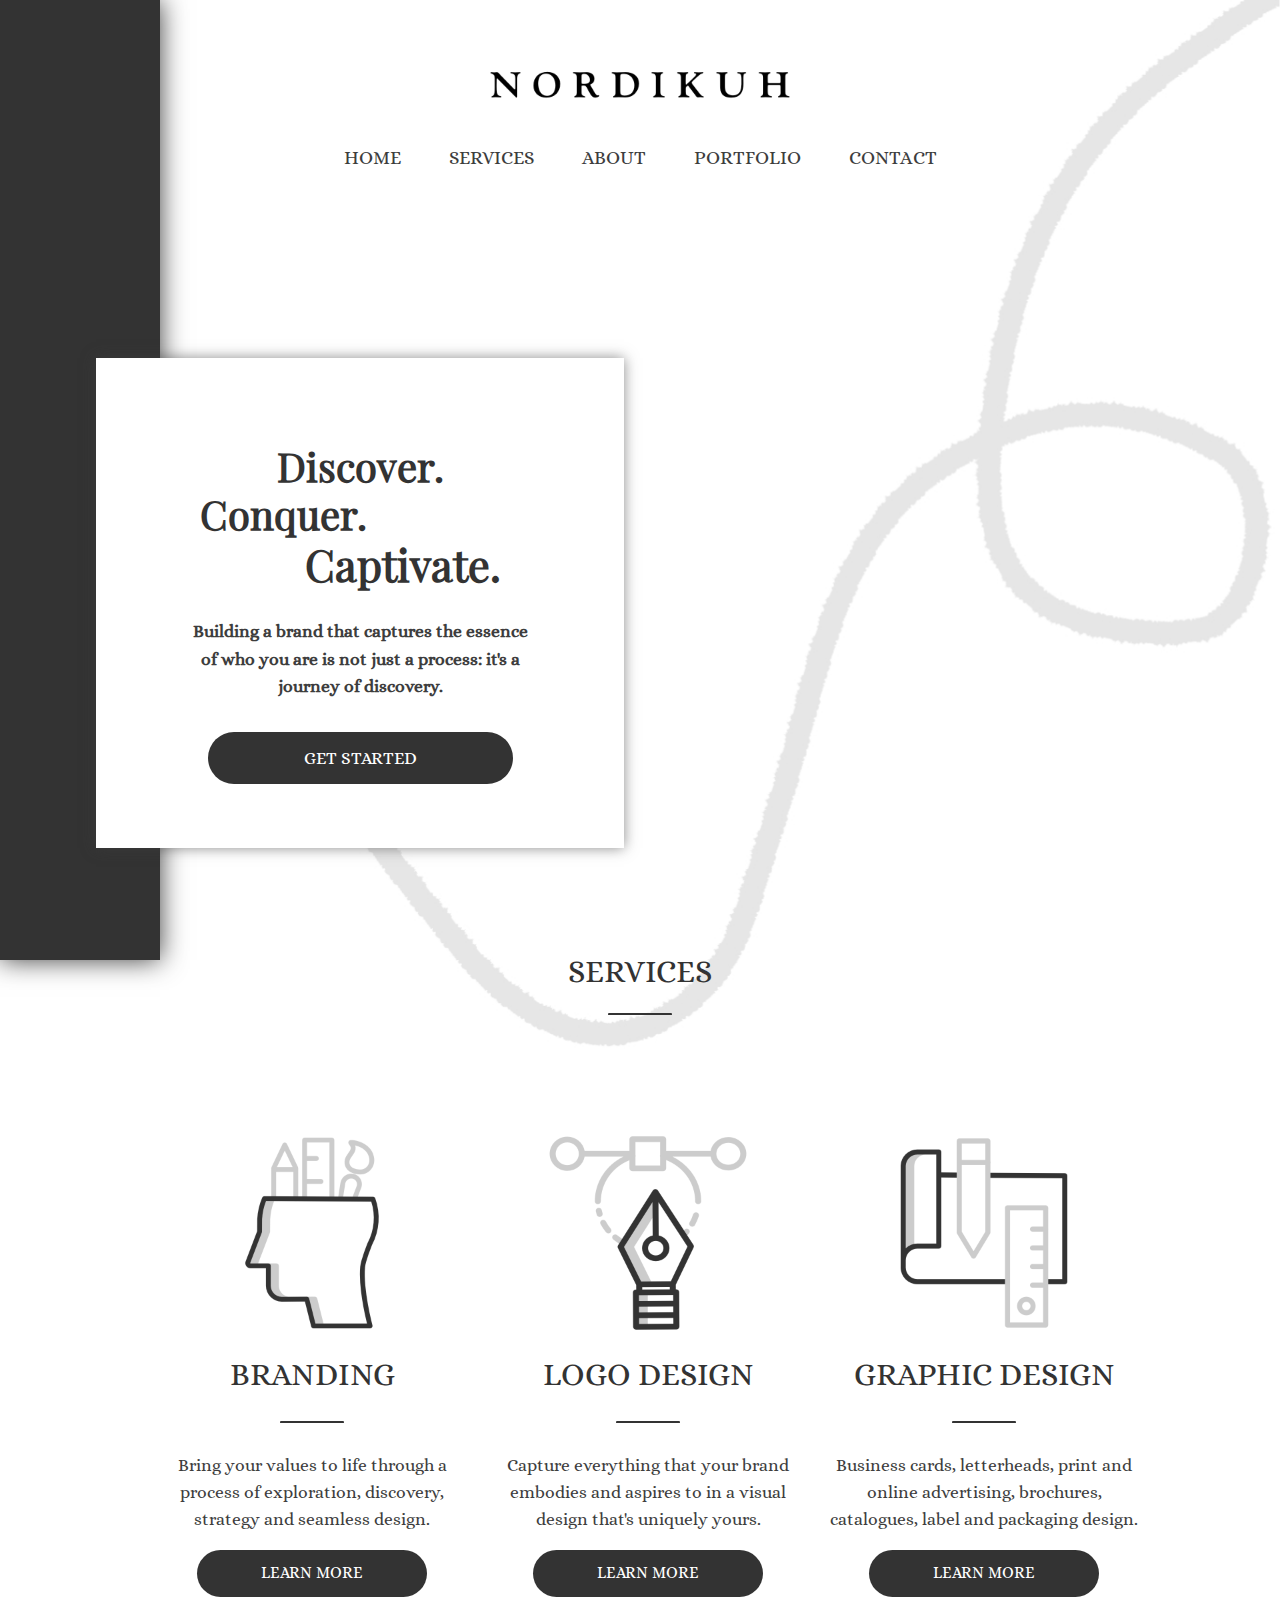
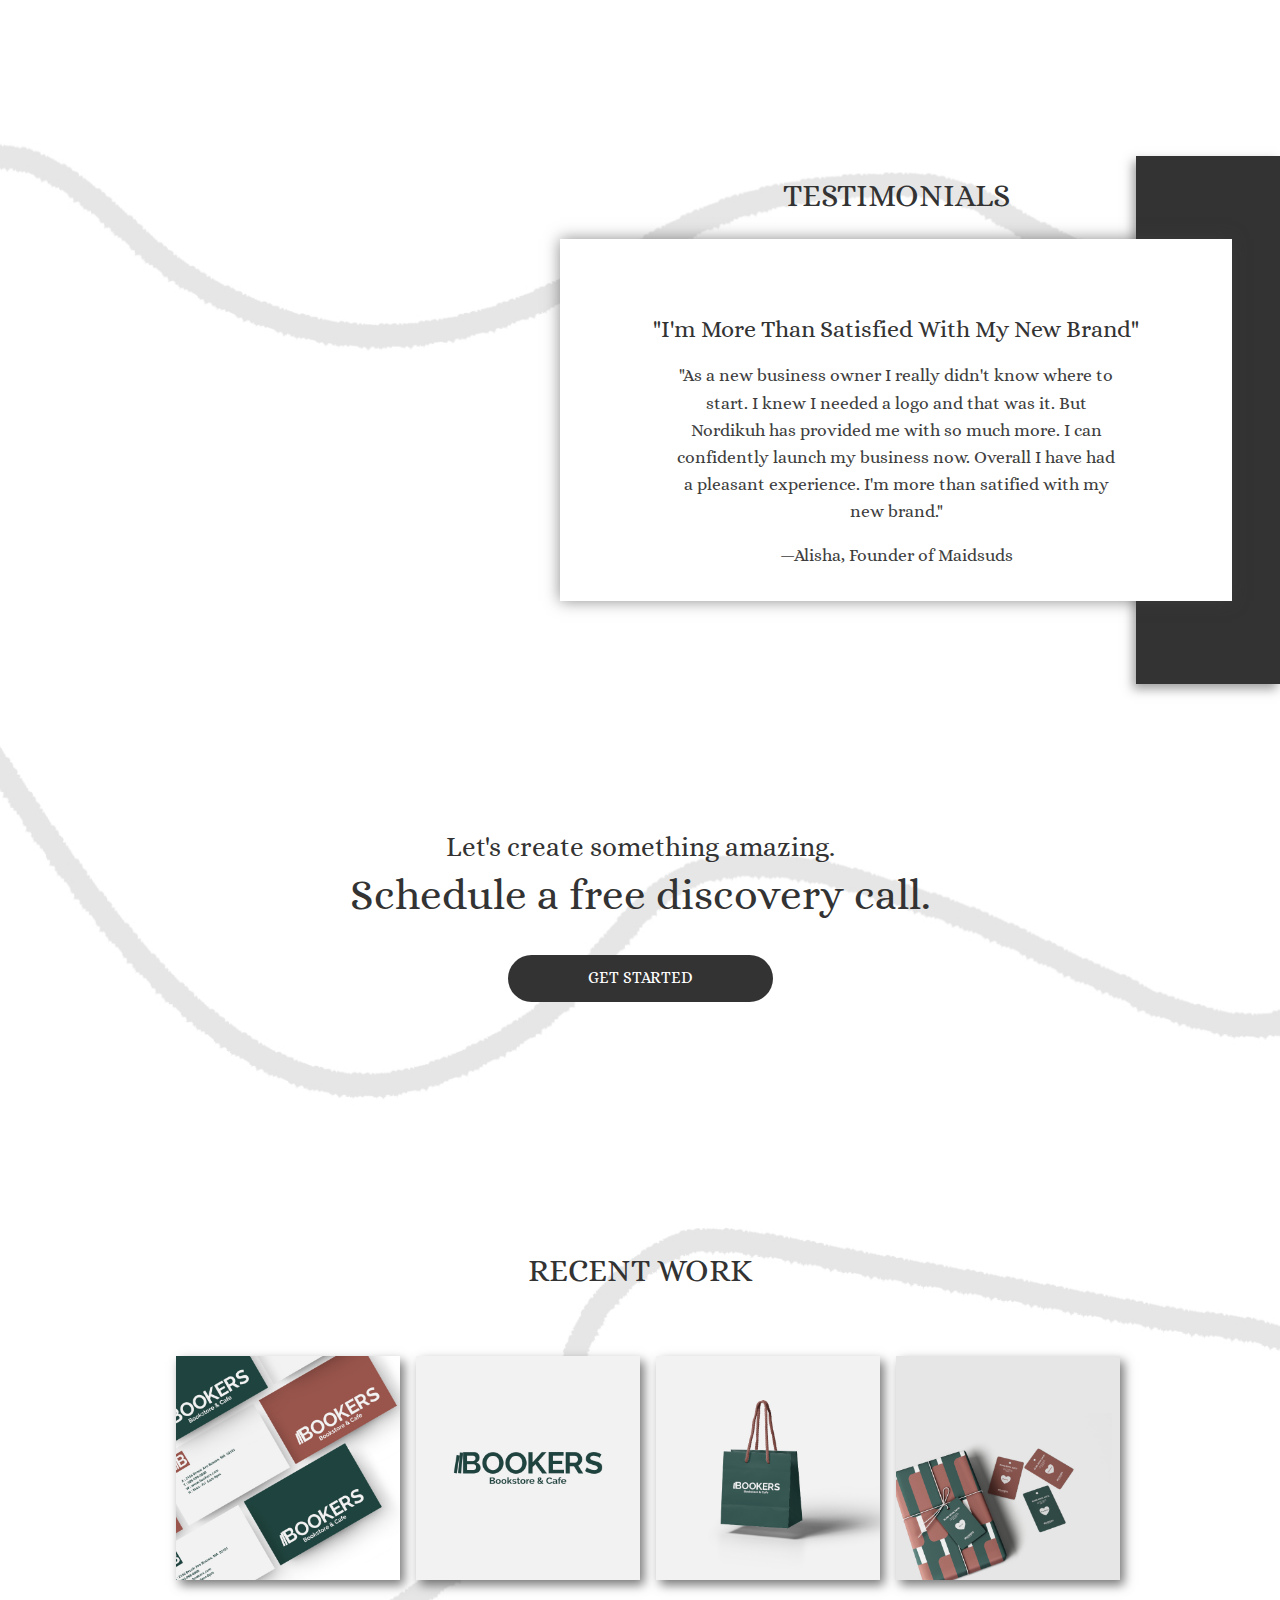
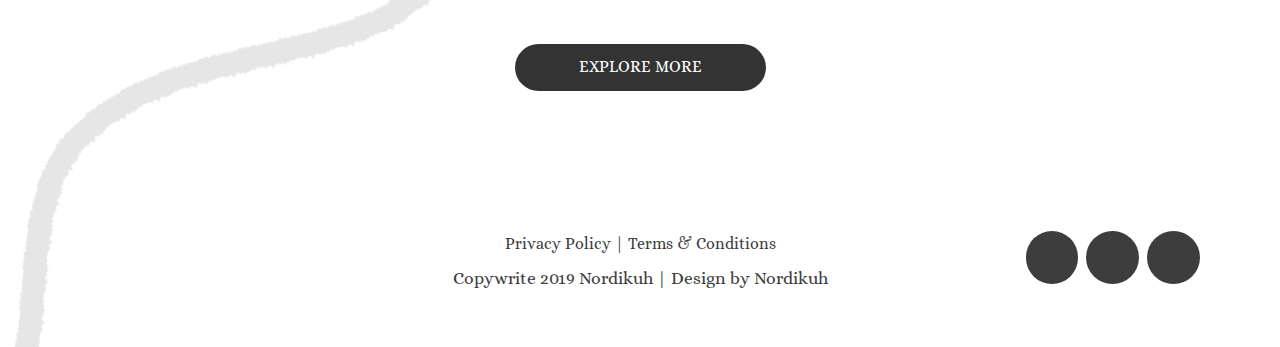
<file: index.html>
<!DOCTYPE html>
<html>

<head>
  <meta charset='utf-8'>
  <meta http-equiv='X-UA-Compatible' content='IE=edge'>
  <meta name='viewport' content='width=device-width, initial-scale=1'>
  <meta name="description"
    content="Capture everything that your brand embodies and aspires to in a visual design that's uniquely yours. Crafted by our skilled team of professionals.">

  <title>NORDIKUH | Branding and Logo Design</title>

  <!-- css imports -->
  <link rel='stylesheet' type='text/css' media='screen' href='styles/uikit.css'>
  <link rel="stylesheet" href="https://use.fontawesome.com/releases/v5.8.1/css/all.css"
    integrity="sha384-50oBUHEmvpQ+1lW4y57PTFmhCaXp0ML5d60M1M7uH2+nqUivzIebhndOJK28anvf" crossorigin="anonymous">
  <link rel='stylesheet' type='text/css' media='screen' href='styles/style.css'>

  <!-- Favicon -->
  <link rel='icon' type='image/png' href='images/logo.png'>

  <!-- js imports -->
  <script src='js/uikit.min.js'></script>
  <!-- <script src='js/uikit-icons.min.js'></script> -->
  <script src="js/respond.js/respond.js"></script>
  <script src="js/lazysizes.js" async=""></script>
  <script src='js/main.js'></script>
</head>

<body>
  <!-- Navbar Section -->
  <header class="navbar-section">
    <div class="logo-section">
      <a href="index.html">
        <img width="300px" height="50px" src="images/NORDIKUH LOGO PNG.png" alt="Nordikuh Logo">
      </a>
    </div>
    <nav class='navbar'>
      <a href='index.html'>HOME</a>
      <a href='services.html'>SERVICES</a>
      <a href='about.html'>ABOUT</a>
      <a href='portfolio.html'>PORTFOLIO</a>
      <a href='contact.html'>CONTACT</a>
    </nav>
  </header>

  <!-- If Javascript is Disabled -->
  <noscript>
    <div class="javascript-disabled">
      <p>This website requires javascript to function properly.</p>
    </div>
  </noscript>

  <!-- Off-canvas Navbar -->
  <div class="hamburger-menu-button">
    <i onclick="toggleMenu()" class="fa fa-bars"></i>
  </div>

  <div onclick="closeMenu()" class="slide-menu-overlay hide-overlay"></div>

  <aside class="slide-menu-container close-menu">
    <i onclick="closeMenu()" class="fa fa-times close-menu2"></i>
    <!-- <div class="close-menu2"></div> -->

    <nav class="slide-menu">
      <a href='index.html'>HOME</a>
      <a href='services.html'>SERVICES</a>
      <a href='about.html'>ABOUT</a>
      <a href='portfolio.html'>PORTFOLIO</a>
      <a href='contact.html'>CONTACT</a>
    </nav>
  </aside>

  <br>
  <br>
  <br>

  <!-- 1st Skwigly -->
  <div class="home-page-skwigly-1">
  </div>


  <!-- Main Home Section -->
  <main class="main-home-section">
    <!-- Jumbotron Section -->
    <section class="home-jumbotron-section">
      <div class="home-jumbotron-black-square">nord</div>
      <div class="jumbotron-text-group">
        <div class="jumbotron-text-headline-group">
          <h3 class="jumbotron-text-discover nordikuh-playfair-font">Discover.</h3>
          <h3 class="jumbotron-text-conquer nordikuh-playfair-font">Conquer.</h3>
          <h3 class="jumbotron-text-captivate nordikuh-playfair-font">Captivate.</h3>
        </div>
        <p>
          Building a brand that captures the essence
          of who you are is not just a process: it's a
          journey of discovery.
        </p>
        <a href="contact.html">GET STARTED</a>
      </div>
      <!-- <img src="images/jumbotron illustration.png" alt="Nordikuh - Branding & Logo Design"> -->
    </section>

    <br>
    <br>
    <br>

    <!-- Our Services Section -->
    <section class="home-services-section">
      <h2>SERVICES</h2>
      <hr style="width: 4rem;
            background-color: #333;
            border-color: #333;
            border-width: 2.5px;
            border-radius: 30px;
            margin-bottom: 1.8rem;" />
      <br><br><br><br>
      <div class="home-services-group">
        <div class="home-services-item">
          <img src="images/branding icon2.png" alt="Nordikuh Brand Design">
          <h1 style="margin-bottom: 0.5rem;">BRANDING</h1>
          <hr style="width: 4rem;
            background-color: #333;
            border-color: #333;
            border-width: 2.5px;
            border-radius: 30px;
            margin-bottom: 1.8rem;" />
          <p>
            Bring your values to life through a process of
            exploration, discovery, strategy
            and seamless design.
          </p>
          <a class="home-services-item-button" href="services.html">LEARN MORE</a>
        </div>
        <div class="home-services-item">
          <img src="images/logo design icon3.png" alt="Nordikuh Logo Deisgn">
          <h1 style="margin-bottom: 0.5rem;">LOGO DESIGN</h1>
          <hr style="width: 4rem;
            background-color: #333;
            border-color: #333;
            border-width: 2.5px;
            border-radius: 30px;
            margin-bottom: 1.8rem;" />
          <p>
            Capture everything that your brand embodies
            and aspires to in a visual
            design that's uniquely yours.
          </p>
          <a class="home-services-item-button" href="services.html">LEARN MORE</a>
        </div>
        <div class="home-services-item">
          <img src="images/graphic design icon.png" alt="Nordikuh Logo Deisgn">
          <h1 style="margin-bottom: 0.5rem;">GRAPHIC DESIGN</h1>
          <hr style="width: 4rem;
            background-color: #333;
            border-color: #333;
            border-width: 2.5px;
            border-radius: 30px;
            margin-bottom: 1.8rem;" />
          <p>
            Business cards, letterheads, print and
            online advertising, brochures, catalogues,
            label and packaging design.
          </p>
          <a class="home-services-item-button" href="services.html">LEARN MORE</a>
        </div>
      </div>
    </section>

    <br>
    <br>
    <br>

    <!-- Testimonials Section -->
    <section class="home-testimonials-section">
      <div>
        <h2 class="home-testimonials-title">TESTIMONIALS</h2>
        <h3>"I'm More Than Satisfied With My New Brand"</h3>
        <p>
          "As a new business owner I really didn't know where to start. I knew I needed a logo and that was it. But
          Nordikuh
          has provided me with so much more. I can confidently launch my
          business
          now. Overall I have had a pleasant
          experience. I'm more than satified with my new brand."
        </p>
        <p>—Alisha, Founder of Maidsuds</p>
      </div>

      <div>
        nord
      </div>
    </section>

    <br>
    <br>
    <br>

    <!-- Call To Action Section -->
    <section class="home-call-to-action-section">
      <h3 style="font-size: 170%;">Let's create something amazing.</h3>
      <h2 style="font-size: 270%;">Schedule a free discovery call.</h2>
      <a href="contact.html" style="background-color: #333;
      padding-top: 0.9rem;
      padding-bottom: 0.9rem;
      padding-left: 5rem;
      padding-right: 5rem;
      color: #fff;
      border-radius: 30px;
      margin-top: 2rem;
      ">GET STARTED</a>
    </section>

    <br>
    <br>
    <br>

    <!-- Portfolio Section -->
    <section class="home-portfolio-sample-section">
      <h2 style="margin-bottom: 4rem;">RECENT WORK</h2>
      <div class="home-portfolio-sample-group" uk-lightbox="animation: slide">
        <div class="home-portfolio-sample-item">
          <div>
            <a href="images/bookers 1.jpg" data-caption="Bookers - Bookstore & Cafe">
              <img src="images/bookers 1.jpg" alt="Nordikuh Portfolio Item">
            </a>
          </div>
          <div>
            <a href="images/bookers 2.jpg" data-caption="Bookers - Bookstore & Cafe">
              <img src="images/bookers 2.jpg" alt="Nordikuh Portfolio Item">
            </a>
          </div>
          <div>
            <a href="images/bookers 3.jpg" data-caption="Bookers - Bookstore & Cafe">
              <img src="images/bookers 3.jpg" alt="Nordikuh Portfolio Item">
            </a>
          </div>
          <div>
            <a href="images/bookers 4.jpg" data-caption="Bookers - Bookstore & Cafe">
              <img src="images/bookers 4.jpg" alt="Nordikuh Portfolio Item">
            </a>
          </div>
        </div>
      </div>
      <a class="home-portfolio-sample-button" href="portfolio.html">EXPLORE MORE</a>
    </section>
  </main>

  <div class="homepage-skwigly-4" style="
  background-color: coral;
  width: 100%;
  height: 45rem;
  position: absolute;
  z-index: -1;
  margin-top: -29rem;
  background-image: url('../images/home page scwigly line 4.jpg');
  background-repeat: no-repeat;
  background-position: top;
  background-size:  100%;
  ">

  </div>

  <!-- Footer Section -->
  <footer class="footer-section">
    <div class="footer-section-link-container" style="text-align: center;">
      <div style="margin-bottom: 0.7rem;">
        <a href="#">Privacy Policy</a> | <a href="#">Terms & Conditions</a>
      </div>
      <p class="copywrite">Copywrite 2019 Nordikuh | Design by Nordikuh</p>
    </div>
    <div class="social-media-icon-section">
      <a href="https://www.instagram.com/nordikuh" class="social-media-icon"><i class="fab fa-instagram"></i></a>
      <a href="https://www.pinterest.com/nordikuh/" class="social-media-icon"><i class="fab fa-pinterest-p"></i></a>
      <a href="https://www.twitter.com/nordikuh" class="social-media-icon"><i class="fab fa-twitter"></i></a>
    </div>
  </footer>
</body>

</html>
</file>
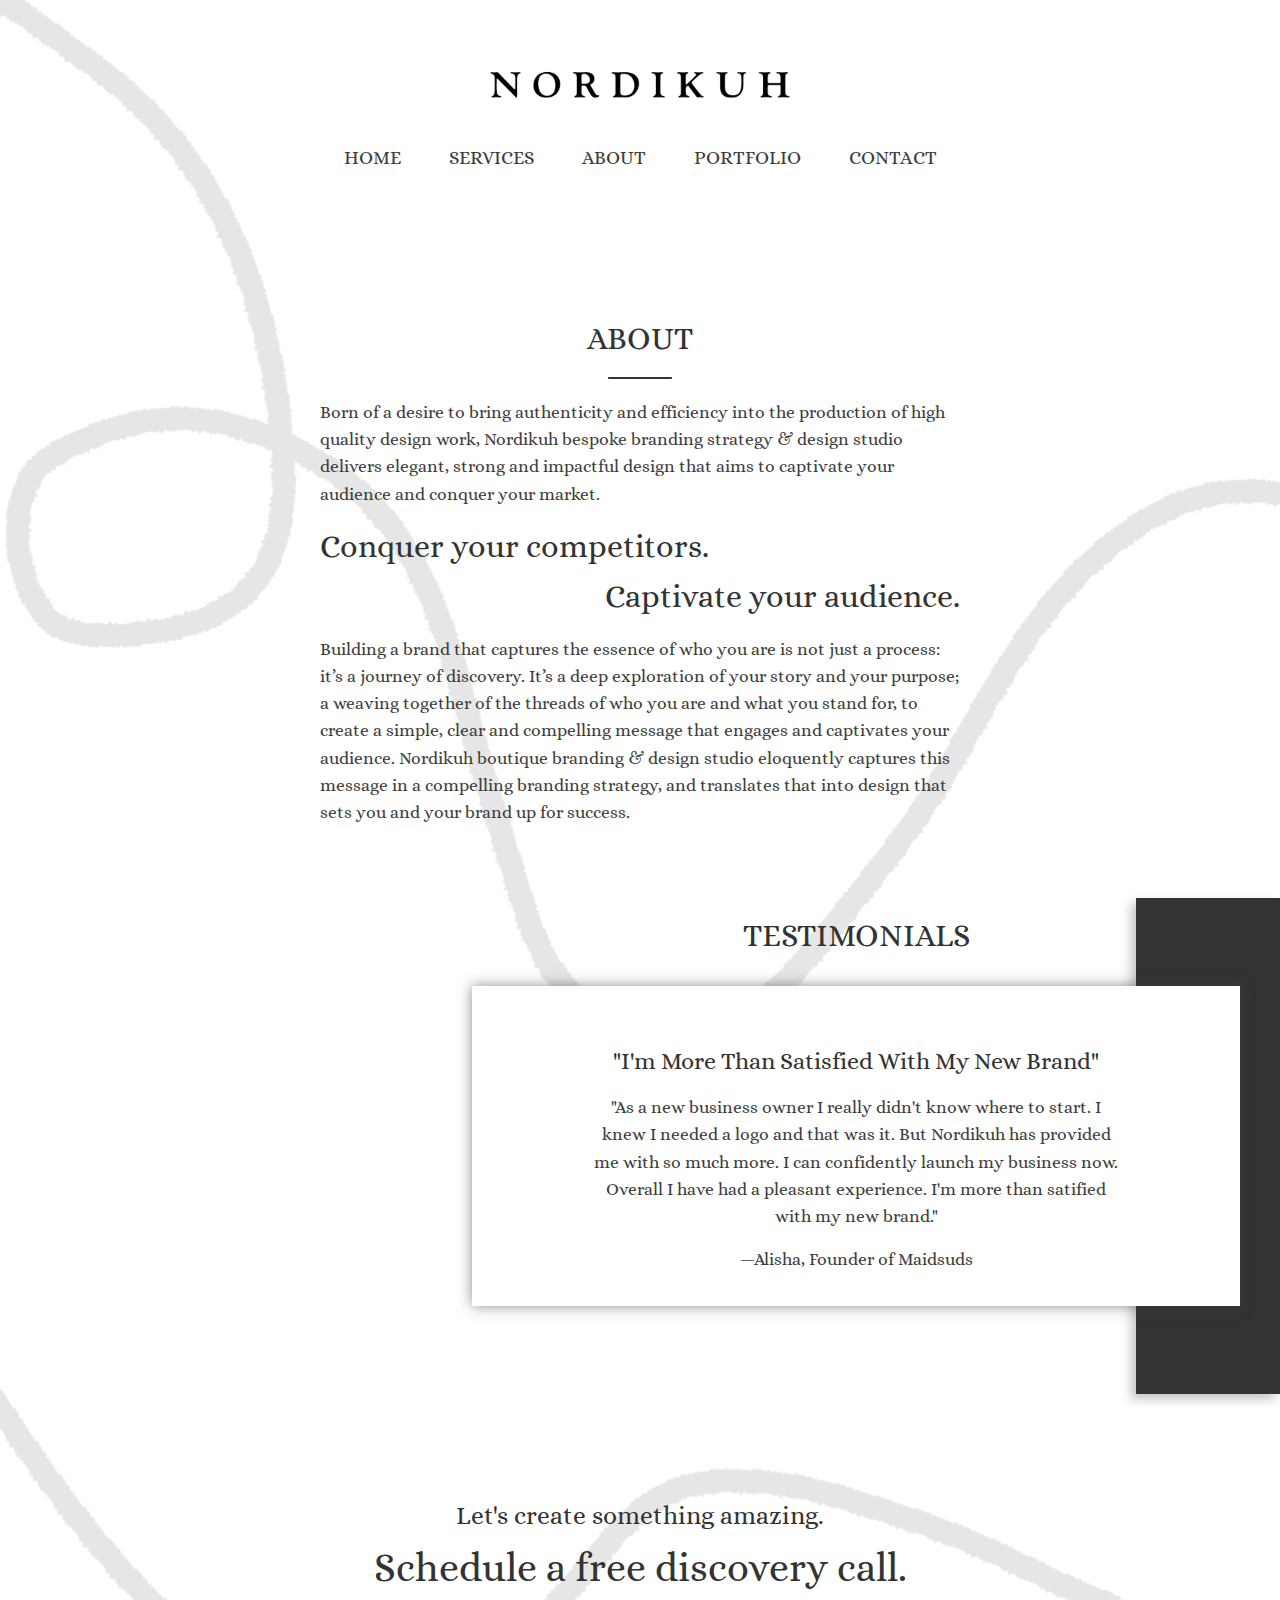
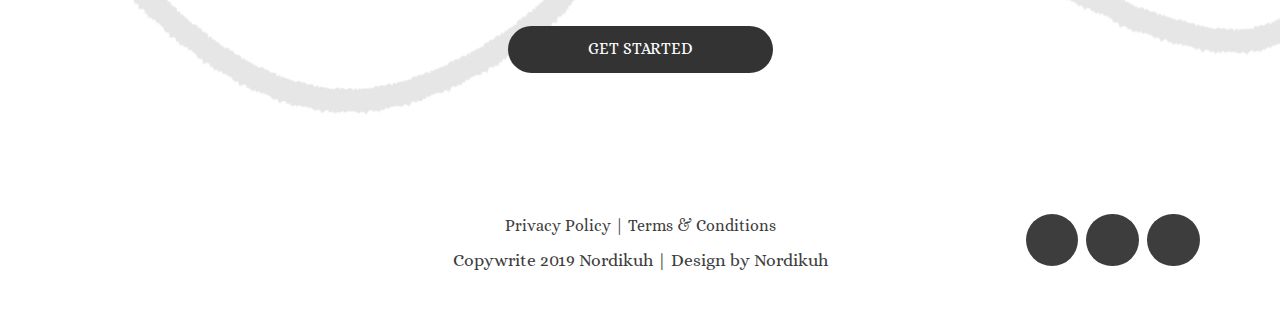
<file: about.html>
<!DOCTYPE html>
<html>

<head>
  <meta charset='utf-8'>
  <meta http-equiv='X-UA-Compatible' content='IE=edge'>
  <meta name='viewport' content='width=device-width, initial-scale=1'>
  <meta name="description"
    content="Capture everything that your brand embodies and aspires to in a visual design that's uniquely yours. Crafted by our skilled team of professionals.">
  <title>ABOUT | NORDIKUH - Branding and Logo Design</title>

  <!-- css imports -->
  <link rel='stylesheet' type='text/css' media='screen' href='styles/uikit.css'>
  <link rel="stylesheet" href="https://use.fontawesome.com/releases/v5.8.1/css/all.css"
    integrity="sha384-50oBUHEmvpQ+1lW4y57PTFmhCaXp0ML5d60M1M7uH2+nqUivzIebhndOJK28anvf" crossorigin="anonymous">
  <link rel='stylesheet' type='text/css' media='screen' href='styles/style.css'>

  <!-- Favicon -->
  <link rel="icon" type="image/png" href="images/logo.png">

  <!-- js imports -->
  <script src='js/uikit.min.js'></script>
  <!-- <script src='js/uikit-icons.min.js'></script> -->
  <script src="js/respond.js/respond.js"></script>
  <script src="js/lazysizes.js" async=""></script>
  <script src='js/main.js'></script>
</head>

<body>
  <!-- Navbar Section -->
  <header class="navbar-section">
    <div class="logo-section">
      <a href="index.html">
        <img width="300px" height="50px" src="images/NORDIKUH LOGO PNG.png" alt="Nordikuh Logo">
      </a>
    </div>
    <nav class='navbar'>
      <a href='index.html'>HOME</a>
      <a href='services.html'>SERVICES</a>
      <a href='about.html'>ABOUT</a>
      <a href='portfolio.html'>PORTFOLIO</a>
      <a href='contact.html'>CONTACT</a>
    </nav>
  </header>

  <!-- If Javascript is Disabled -->
  <noscript>
    <div class="javascript-disabled">
      <p>This website requires javascript to function properly.</p>
    </div>
  </noscript>

  <!-- Off-canvas Navbar -->
  <div class="hamburger-menu-button">
    <i onclick="toggleMenu()" class="fa fa-bars"></i>
  </div>

  <div onclick="closeMenu()" class="slide-menu-overlay hide-overlay"></div>

  <aside class="slide-menu-container close-menu">
    <i onclick="closeMenu()" class="fa fa-times close-menu2"></i>
    <!-- <div class="close-menu2"></div> -->

    <nav class="slide-menu">
      <a href='index.html'>HOME</a>
      <a href='services.html'>SERVICES</a>
      <a href='about.html'>ABOUT</a>
      <a href='portfolio.html'>PORTFOLIO</a>
      <a href='contact.html'>CONTACT</a>
    </nav>
  </aside>

  <!-- skwigly -->
  <div class="about-page-skwigly">
  </div>

  <!-- About Us Main Section -->
  <main class="about-us-main-section">
    <!-- About Us Intro -->
    <section class="about-us-intro-section">
      <h1 style="margin-bottom: 0;">ABOUT</h1>
      <hr style="width: 4rem;
      background-color: #333;
      border-color: #333;
      border-width: 2.5px;
      border-radius: 30px;">
      <p style="text-align: left;">
        Born of a desire to bring authenticity and efficiency into the production of high quality design work, Nordikuh
        bespoke branding strategy & design studio delivers elegant, strong and impactful design that aims to captivate
        your
        audience and conquer your market.
      </p>
      <br>
      <h2 style="-ms-flex-item-align: start;
      align-self: flex-start;
      margin-bottom: 0.5rem;
      ">Conquer your competitors.</h2>
      <h2 style="-ms-flex-item-align: end;
      align-self: flex-end;">Captivate your audience.</h2>
      <br>
      <p style="text-align: left;">
        Building a brand that captures the essence of who you are is not just
        a process: it’s a journey of discovery. It’s a deep exploration of your
        story and your purpose; a weaving together of the threads of who
        you are and what you stand for, to create a simple, clear and
        compelling message that engages and captivates your audience.
        Nordikuh boutique branding & design studio eloquently captures
        this message in a compelling branding strategy, and translates that
        into design that sets you and your brand up for success.
      </p>
    </section>




    <!-- About Us Testimonial Section -->
    <section class="about-us-testimonial-section">
      <div>
        <h2 style="
          position: relative;
          bottom: 5.5rem;
          ">TESTIMONIALS</h2>
        <h3>"I'm More Than Satisfied With My New Brand"</h3>
        <p>
          "As a new business owner I really didn't know where to start. I knew I needed a logo and that was it. But
          Nordikuh
          has provided me with so much more. I can confidently launch my business now. Overall I have had a pleasant
          experience. I'm more than satified with my new brand."
        </p>
        <p>—Alisha, Founder of Maidsuds</p>
      </div>
      <div>
        nord
      </div>
    </section>


    <!-- About Us Call to Action Section -->
    <section class="about-us-call-to-action">
      <h3 style="font-size: 160%;">Let's create something amazing.</h3>
      <h2 style="font-size: 250%; margin-top: 0.5rem;">Schedule a free discovery call.</h2>
      <a href="contact.html" style="background-color: #333;
      padding-top: 0.9rem;
      padding-bottom: 0.9rem;
      padding-left: 5rem;
      padding-right: 5rem;
      color: #fff;
      border-radius: 30px;
      margin-top: 2rem;
      ">GET STARTED</a>
    </section>
  </main>

  <!-- skwigly -->
  <div style="
  width: 100%;
  height: 33rem;
  margin-top: -18rem;
  position: absolute;
  z-index: -1;
  background-image: url('../images/portfolio page scwigly line 2.jpg');
  background-repeat: no-repeat;
  background-position: top;
  background-size:  100%;
  ">
  </div>

  <!-- Footer Section -->
  <footer class="footer-section">
    <div class="footer-section-link-container" style="text-align: center;">
      <div style="margin-bottom: 0.7rem;">
        <a href="#">Privacy Policy</a> | <a href="#">Terms & Conditions</a>
      </div>
      <p class="copywrite">Copywrite 2019 Nordikuh | Design by Nordikuh</p>
    </div>
    <div class="social-media-icon-section">
      <a href="https://www.instagram.com/nordikuh" class="social-media-icon"><i class="fab fa-instagram"></i></a>
      <a href="https://www.pinterest.com/nordikuh/" class="social-media-icon"><i class="fab fa-pinterest-p"></i></a>
      <a href="https://www.twitter.com/nordikuh" class="social-media-icon"><i class="fab fa-twitter"></i></a>
    </div>
  </footer>
</body>

</html>
</file>
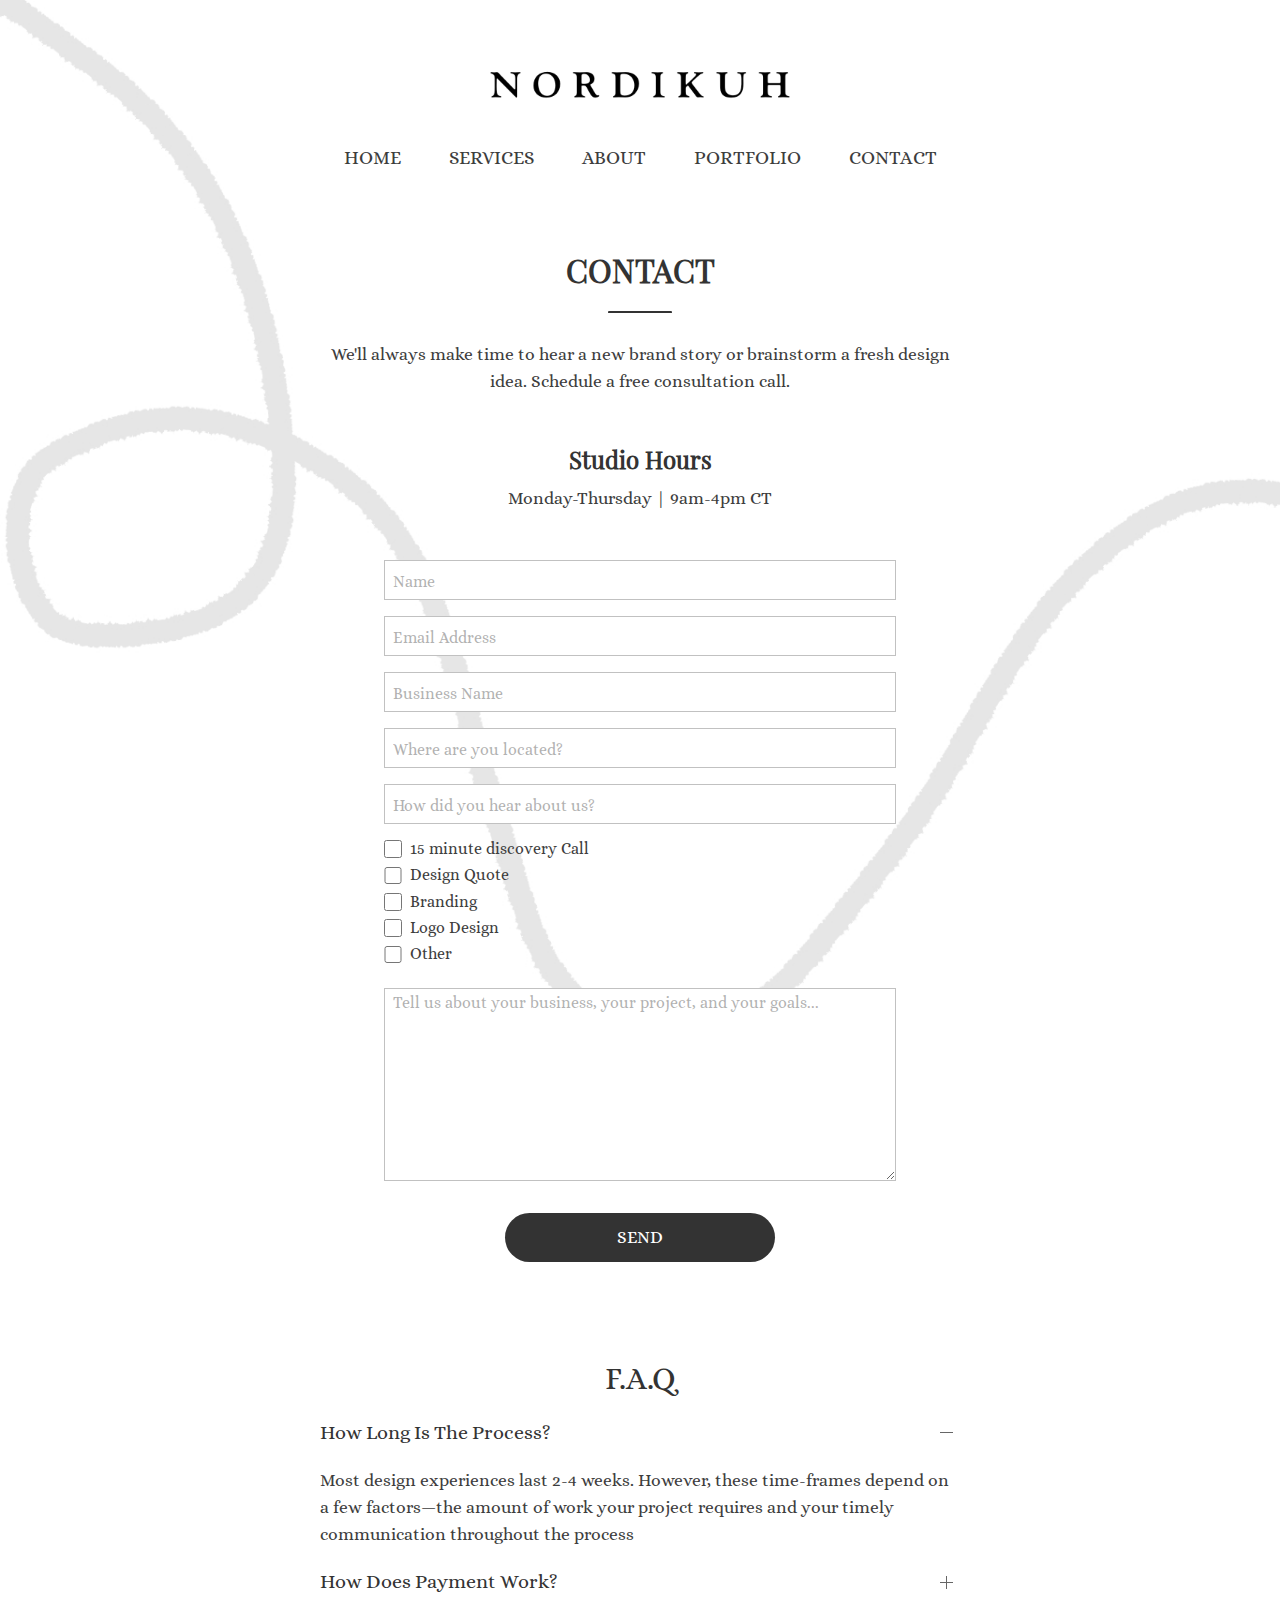
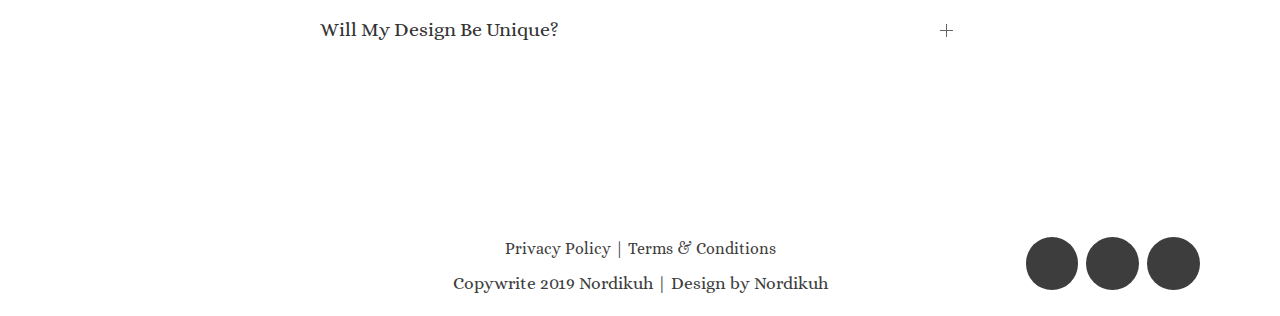
<file: contact.html>
<!DOCTYPE html>
<html>

<head>
  <meta charset='utf-8'>
  <meta http-equiv='X-UA-Compatible' content='IE=edge'>
  <meta name='viewport' content='width=device-width, initial-scale=1'>
  <meta name='description'
    content="Capture everything that your brand embodies and aspires to in a visual design that's uniquely yours. Crafted by our skilled team of professionals.">
  <title>CONTACT | NORDIKUH - Branding and Logo Design</title>

  <!-- css imports -->
  <link rel='stylesheet' type='text/css' media='screen' href='styles/uikit.css'>
  <link rel='stylesheet' href='https://use.fontawesome.com/releases/v5.8.1/css/all.css'
    integrity='sha384-50oBUHEmvpQ+1lW4y57PTFmhCaXp0ML5d60M1M7uH2+nqUivzIebhndOJK28anvf' crossorigin='anonymous'>
  <link rel='stylesheet' type='text/css' media='screen' href='styles/style.css'>

  <!-- Favicon -->
  <link rel='icon' type='image/png' href='images/logo.png'>

  <!-- js imports -->
  <script src='js/uikit.min.js'></script>
  <!-- <script src='js/uikit-icons.min.js'></script> -->
  <script src='js/respond.js/respond.js'></script>
  <script src='js/lazysizes.js' async=''></script>
  <script src='js/main.js'></script>
</head>

<body>
  <!-- Navbar Section -->
  <header class='navbar-section'>
    <div class="logo-section">
      <a href="index.html">
        <img width="300px" height="50px" src="images/NORDIKUH LOGO PNG.png" alt="Nordikuh Logo">
      </a>
    </div>
    <nav class='navbar'>
      <a href='index.html'>HOME</a>
      <a href='services.html'>SERVICES</a>
      <a href='about.html'>ABOUT</a>
      <a href='portfolio.html'>PORTFOLIO</a>
      <a href='contact.html'>CONTACT</a>
    </nav>
  </header>
  <!-- If Javascript is Disabled -->
  <noscript>
    <div class='javascript-disabled'>
      <p>This website requires javascript to function properly.</p>
    </div>
  </noscript>
  <!-- Off-canvas Navbar -->
  <div class='hamburger-menu-button'>
    <i onclick='toggleMenu()' class='fa fa-bars'></i>
  </div>
  <div onclick='closeMenu()' class='slide-menu-overlay hide-overlay'></div>
  <aside class='slide-menu-container close-menu'>
    <i onclick='closeMenu()' class='fa fa-times close-menu2'></i>
    <!-- <div class='close-menu2'></div> -->
    <nav class='slide-menu'>
      <a href='index.html'>HOME</a>
      <a href='services.html'>SERVICES</a>
      <a href='about.html'>ABOUT</a>
      <a href='portfolio.html'>PORTFOLIO</a>
      <a href='contact.html'>CONTACT</a>
    </nav>
  </aside>

  <!-- skwigly -->
  <div class="contact-page-skwigly">
  </div>

  <!-- Main Contact Section -->
  <main class="main-contact-section">
    <!-- Contact Intro -->
    <section class="contact-intro-section">
      <h2 style="font-weight: 600;">CONTACT</h2>
      <hr style="width: 4rem;
      background-color: #333;
      border-color: #333;
      border-width: 2.5px;
      border-radius: 30px;">
      <p>
        We'll always make time to hear a new brand story or brainstorm a fresh design idea. Schedule a free consultation
        call.
      </p>
      <h3 style="font-weight: 600;">Studio Hours</h3>
      <p>Monday-Thursday | 9am-4pm CT</p>
    </section>

    <!-- Contact Form -->
    <section class="contact-form-section">
      <form method="POST" action="https://formspree.io/nordikuh@yahoo.com">
        <input name="Name" class="input-contact-item contact-name" type="text" placeholder="Name">
        <input name="Email" class="input-contact-item contact-email" type="email" placeholder="Email Address">
        <input name="Business Name" class="input-contact-item contact-business-name" type="text"
          placeholder="Business Name">
        <input name="Where are you located?" class="input-contact-item contact-location" type="text"
          placeholder="Where are you located?">
        <input name="How did you hear about us?" class="input-contact-item contact-hear" type="text"
          placeholder="How did you hear about us?">
        <div class="contact-check-box-section">
          <div>
            <input type="checkbox" id='discovery' name="15 minute discovery Call" value="discovery">
            <label for="discovery">15 minute discovery Call</label>
          </div>
          <div>
            <input type="checkbox" id='design-quote' name="Design Quote" value="design-quote">
            <label for="design-quote">Design Quote</label>
          </div>
          <div>
            <input type="checkbox" id='branding' name="Branding" value="branding">
            <label for="branding">Branding</label>
          </div>
          <div>
            <input type="checkbox" id='logo-design' name="Logo Design" value="logo-design">
            <label for="logo-design">Logo Design</label>
          </div>
          <div>
            <input type="checkbox" id='other' name="Other" value="other">
            <label for="other">Other</label>
          </div>
        </div>
        <textarea name="Message" id="" cols="30" rows="10" class="contact-message"
          placeholder="Tell us about your business, your project, and your goals..."></textarea>
        <p class='contact-form-error contact-hide-error'>Error. All text fields must be completed.</p>

        <div onclick="submitContactForm()" class="contact-form-fake-button">SEND</div>
        <button class="contact-form-real-button nordikuh-playfair-font">Send Message</button>
      </form>
    </section>

    <!-- Contact FAQ -->
    <section class="contact-faq-section-wrapper">
      <h1>F.A.Q</h1>
      <div class='faq-section'>
        <ul uk-accordion="collapsible: false">
          <li>
            <a href="#" class="uk-accordion-title">How Long Is The Process?</a>
            <div class="uk-accordion-content">
              <p>
                Most design experiences last 2-4 weeks. However, these time-frames depend on a few factors—the amount of
                work
                your
                project requires and your timely communication throughout the process
              </p>
            </div>
          </li>
          <li>
            <a href="#" class="uk-accordion-title">How Does Payment Work?</a>
            <div class="uk-accordion-content">
              <p>
                To reserve a spot on our client calendar, we require a signed contract and 50% down payment. The
                remaining
                balance
                is due upon the project completion.
              </p>
            </div>
          </li>
          <li>
            <a href="#" class="uk-accordion-title">Will My Design Be Unique?</a>
            <div class="uk-accordion-content">
              <p>
                Absolutely. Each client requires a unique approach. Which is why we start each project with an in-depth
                questionnaire. This helps us create a brand or logo for your unique business with intention and creative
                strategy.
              </p>
            </div>
          </li>
        </ul>
      </div>



      <!-- <h3>How Long Is The Process?</h3>
      <p>
        Most design experiences last 2-4 weeks. However, these time-frames depend on a few factors—the amount of work
        your
        project requires and your timely communication throughout the process
      </p>
      <h3>How Does Payment Work?</h3>
      <p>
        To reserve a spot on our client calendar, we require a signed contract and 50% down payment. The remaining
        balance
        is due upon the project completion.
      </p>
      <h3>Will My Design Be Unique?</h3>
      <p>
        Absolutely. Each client requires a unique approach. Which is why we start each project with an in-depth
        questionnaire. This helps us create a brand or logo for your unique business with intention and creative
        strategy.
      </p> -->
    </section>
  </main>


  <!-- Footer Section -->
  <footer class="footer-section">
    <div class="footer-section-link-container" style="text-align: center;">
      <div style="margin-bottom: 0.7rem;">
        <a href="#">Privacy Policy</a> | <a href="#">Terms & Conditions</a>
      </div>
      <p class="copywrite">Copywrite 2019 Nordikuh | Design by Nordikuh</p>
    </div>
    <div class="social-media-icon-section">
      <a href="https://www.instagram.com/nordikuh" class="social-media-icon"><i class="fab fa-instagram"></i></a>
      <a href="https://www.pinterest.com/nordikuh/" class="social-media-icon"><i class="fab fa-pinterest-p"></i></a>
      <a href="https://www.twitter.com/nordikuh" class="social-media-icon"><i class="fab fa-twitter"></i></a>
    </div>
  </footer>
</body>

</html>
</file>
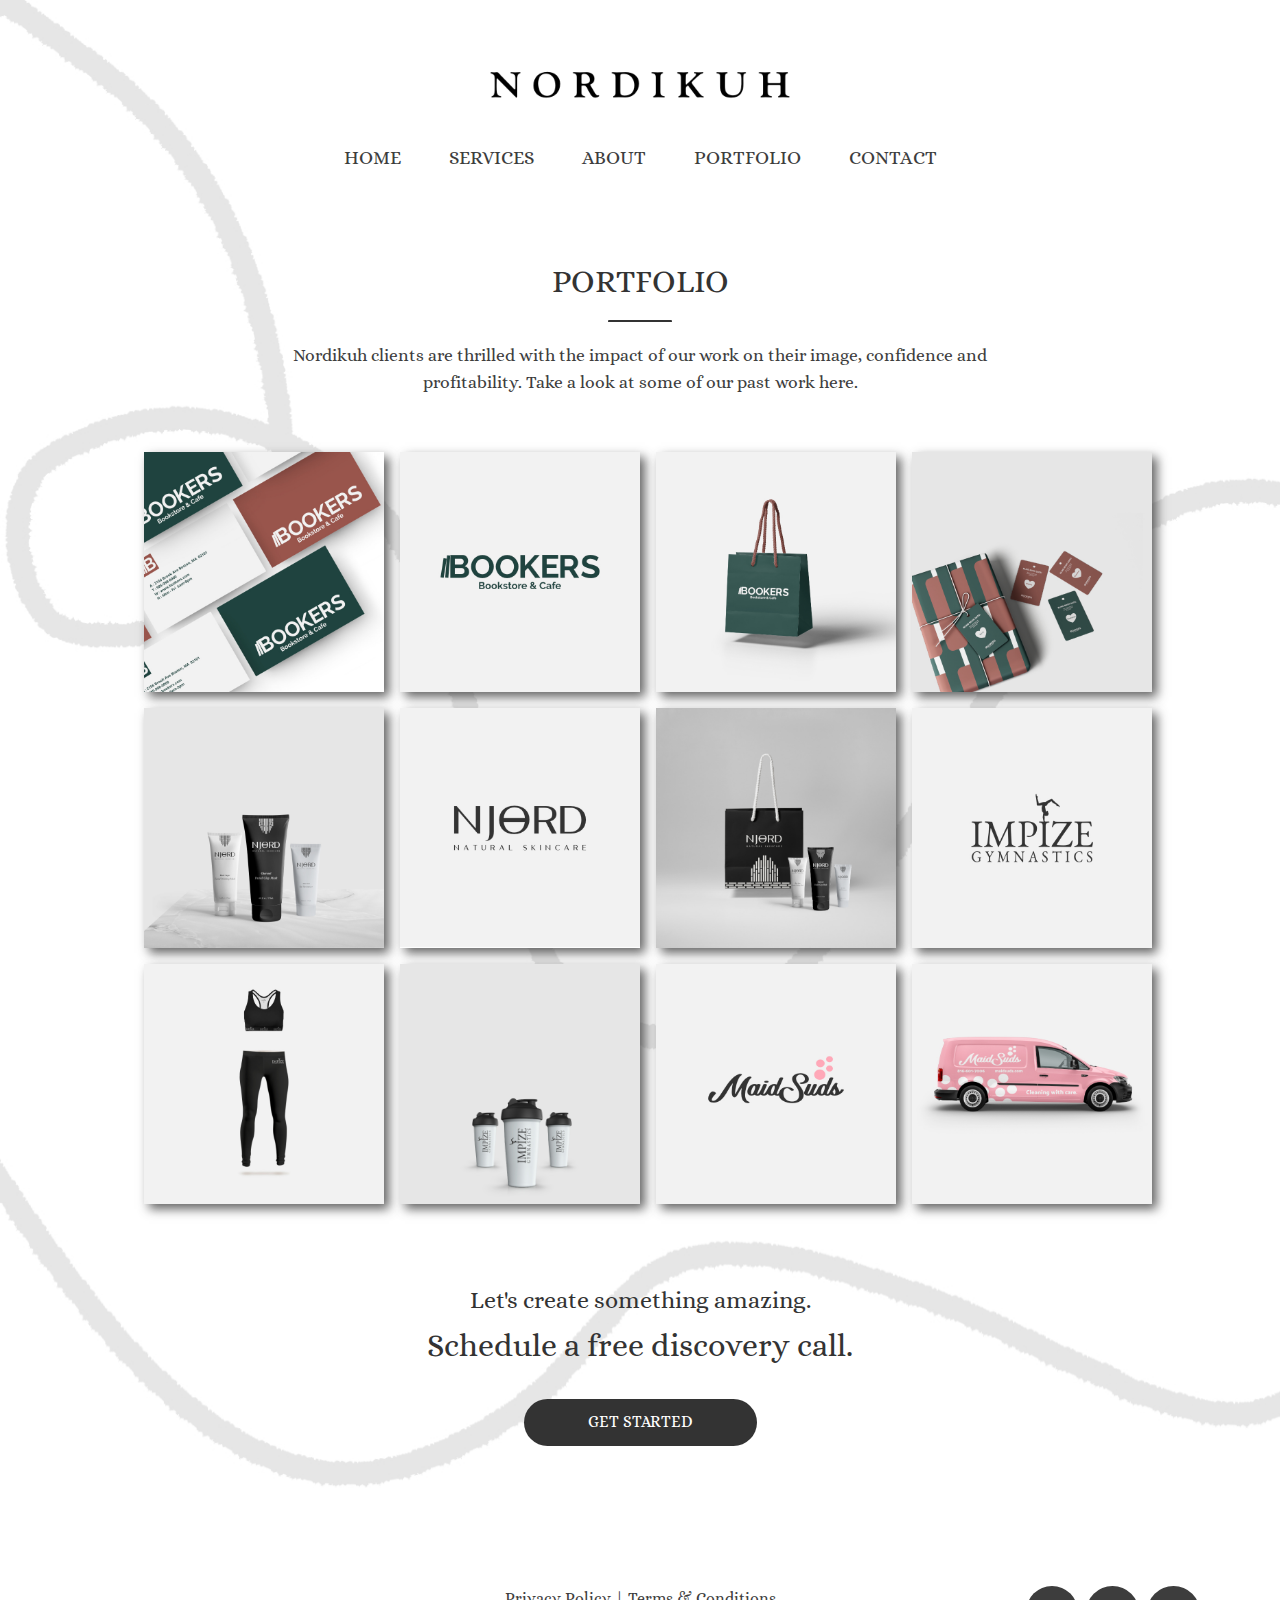
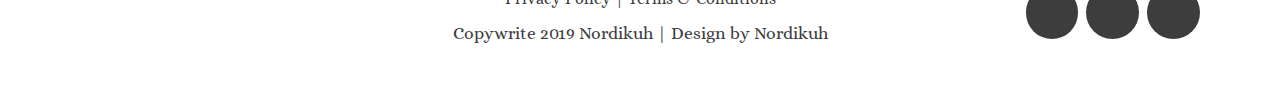
<file: portfolio.html>
<!DOCTYPE html>
<html>

<head>
  <meta charset='utf-8'>
  <meta http-equiv='X-UA-Compatible' content='IE=edge'>
  <meta name='viewport' content='width=device-width, initial-scale=1'>
  <meta name='description'
    content="Capture everything that your brand embodies and aspires to in a visual design that's uniquely yours. Crafted by our skilled team of professionals.">
  <title>PORTFOLIO | NORDIKUH - Branding and Logo Design</title>

  <!-- css imports -->
  <link rel='stylesheet' type='text/css' media='screen' href='styles/uikit.css'>
  <link rel='stylesheet' href='https://use.fontawesome.com/releases/v5.8.1/css/all.css'
    integrity='sha384-50oBUHEmvpQ+1lW4y57PTFmhCaXp0ML5d60M1M7uH2+nqUivzIebhndOJK28anvf' crossorigin='anonymous'>
  <link rel='stylesheet' type='text/css' media='screen' href='styles/style.css'>

  <!-- Favicon -->
  <link rel='icon' type='image/png' href='images/logo.png'>

  <!-- js imports -->
  <script src='js/uikit.min.js'></script>
  <!-- <script src='js/uikit-icons.min.js'></script> -->
  <script src='js/respond.js/respond.js'></script>
  <script src='js/lazysizes.js' async=''></script>
  <script src='js/main.js'></script>
</head>

<body>
  <!-- Navbar Section -->
  <header class='navbar-section'>
    <div class="logo-section">
      <a href="index.html">
        <img width="300px" height="50px" src="images/NORDIKUH LOGO PNG.png" alt="Nordikuh Logo">
      </a>
    </div>
    <nav class='navbar'>
      <a href='index.html'>HOME</a>
      <a href='services.html'>SERVICES</a>
      <a href='about.html'>ABOUT</a>
      <a href='portfolio.html'>PORTFOLIO</a>
      <a href='contact.html'>CONTACT</a>
    </nav>
  </header>
  <!-- If Javascript is Disabled -->
  <noscript>
    <div class='javascript-disabled'>
      <p>This website requires javascript to function properly.</p>
    </div>
  </noscript>
  <!-- Off-canvas Navbar -->
  <div class='hamburger-menu-button'>
    <i onclick='toggleMenu()' class='fa fa-bars'></i>
  </div>
  <div onclick='closeMenu()' class='slide-menu-overlay hide-overlay'></div>
  <aside class='slide-menu-container close-menu'>
    <i onclick='closeMenu()' class='fa fa-times close-menu2'></i>
    <!-- <div class='close-menu2'></div> -->
    <nav class='slide-menu'>
      <a href='index.html'>HOME</a>
      <a href='services.html'>SERVICES</a>
      <a href='about.html'>ABOUT</a>
      <a href='portfolio.html'>PORTFOLIO</a>
      <a href='contact.html'>CONTACT</a>
    </nav>
  </aside>

  <br>
  <br>
  <br>

  <div style="
  width: 100%;
  height: 69rem;
  position: absolute;
  top: 0;
  z-index: -1;
  background-image: url('../images/portfolio page scwigly line 1.jpg');
  background-repeat: no-repeat;
  background-position: top;
  background-size:  100%;
  ">
  </div>

  <!-- Portfolio Main Section -->
  <main class="portfolio-main-section">
    <!-- Portfolio Intro Section -->
    <section class="portfolio-intro-section">
      <h1 style="margin-bottom: 0;">PORTFOLIO</h1>
      <hr style="width: 4rem;
      background-color: #333;
      border-color: #333;
      border-width: 2.5px;
      border-radius: 30px;" />
      <p>
        Nordikuh clients are thrilled with the impact of our work on their image, confidence and profitability. Take a
        look at some of our past work here.
      </p>
    </section>

    <br>
    <br>
    <br>

    <!-- <div class="uk-child-width-1-3@m" uk-grid uk-lightbox="animation: slide">
        <div>
            <a class="uk-inline" href="images/photo.jpg" data-caption="Caption 1">
                <img src="images/photo.jpg" alt="">
            </a>
        </div>
        <div>
            <a class="uk-inline" href="images/dark.jpg" data-caption="Caption 2">
                <img src="images/dark.jpg" alt="">
            </a>
        </div>
        <div>
            <a class="uk-inline" href="images/light.jpg" data-caption="Caption 3">
                <img src="images/light.jpg" alt="">
            </a>
        </div>
    </div> -->

    <!-- Portfolio Item Section -->
    <section class="portfolio-item-section" uk-lightbox="animation: slide">
      <!-- 1 -->
      <div class="portfolio-item-group">
        <div class="portfolio-item">
          <a href="images/bookers 1.jpg" data-caption="Bookers - Bookstore & Cafe">
            <img src="images/bookers 1.jpg" alt="Nordikuh Portfolio Item">
          </a>
        </div>
        <div class="portfolio-item">
          <a href="images/njord 1.jpg" data-caption="NJORD - Natural Skincare">
            <img src="images/njord 1.jpg" alt="Nordikuh Portfolio Item">
          </a>
        </div>
        <div class="portfolio-item">
          <a href="images/impize 2.jpg" data-caption="Impize - Gymnastics">
            <img src="images/impize 2.jpg" alt="Nordikuh Portfolio Item">
          </a>
        </div>
      </div>
      <!-- 2 -->
      <div class="portfolio-item-group">
        <div class="portfolio-item">
          <a href="images/bookers 2.jpg" data-caption="Bookers - Bookstore & Cafe">
            <img src="images/bookers 2.jpg" alt="Nordikuh Portfolio Item">
          </a>
        </div>
        <div class="portfolio-item">
          <a href="images/njord 2.jpg" data-caption="NJORD - Natural Skincare">
            <img src="images/njord 2.jpg" alt="Nordikuh Portfolio Item">
          </a>
        </div>
        <div class="portfolio-item">
          <a href="images/impize 3.jpg" data-caption="Impize - Gymnastics">
            <img src="images/impize 3.jpg" alt="Nordikuh Portfolio Item">
          </a>
        </div>
      </div>
      <!-- 3 -->
      <div class="portfolio-item-group">
        <div class="portfolio-item">
          <a href="images/bookers 3.jpg" data-caption="Bookers - Bookstore & Cafe">
            <img src="images/bookers 3.jpg" alt="Nordikuh Portfolio Item">
          </a>
        </div>
        <div class="portfolio-item">
          <a href="images/njord 3.jpg" data-caption="NJORD - Natural Skincare">
            <img src="images/njord 3.jpg" alt="Nordikuh Portfolio Item">
          </a>
        </div>
        <div class="portfolio-item">
          <a href="images/maidsuds 1.jpg" data-caption="Maidsuds - House Cleaning">
            <img src="images/maidsuds 1.jpg" alt="Nordikuh Portfolio Item">
          </a>
        </div>
      </div>
      <!-- 4 -->
      <div class="portfolio-item-group">
        <div class="portfolio-item">
          <a href="images/bookers 4.jpg" data-caption="Bookers - Bookstore & Cafe">
            <img src="images/bookers 4.jpg" alt="Nordikuh Portfolio Item">
          </a>
        </div>
        <div class="portfolio-item">
          <a href="images/impize 1.jpg" data-caption="Impize - Gymnastics">
            <img src="images/impize 1.jpg" alt="Nordikuh Portfolio Item">
          </a>
        </div>
        <div class="portfolio-item">
          <a href="images/maidsuds 2.jpg" data-caption="Maidsuds - House Cleaning">
            <img src="images/maidsuds 2.jpg" alt="Nordikuh Portfolio Item">
          </a>
        </div>
      </div>
    </section>

    <!-- Portfolio CTA -->
    <section class="portfolio-cta-section">
      <h3>Let's create something amazing.</h3>
      <h2>Schedule a free discovery call.</h2>
      <a href="contact.html">GET STARTED</a>
    </section>
  </main>

  <div style="
  width: 100%;
  height: 33rem;
  margin-top: -18rem;
  position: absolute;
  z-index: -1;
  background-image: url('../images/portfolio page scwigly line 2.jpg');
  background-repeat: no-repeat;
  background-position: top;
  background-size:  100%;
  ">
  </div>

  <!-- Footer Section -->
  <footer class="footer-section">
    <div class="footer-section-link-container" style="text-align: center;">
      <div style="margin-bottom: 0.7rem;">
        <a href="#">Privacy Policy</a> | <a href="#">Terms & Conditions</a>
      </div>
      <p class="copywrite">Copywrite 2019 Nordikuh | Design by Nordikuh</p>
    </div>
    <div class="social-media-icon-section">
      <a href="https://www.instagram.com/nordikuh" class="social-media-icon"><i class="fab fa-instagram"></i></a>
      <a href="https://www.pinterest.com/nordikuh/" class="social-media-icon"><i class="fab fa-pinterest-p"></i></a>
      <a href="https://www.twitter.com/nordikuh" class="social-media-icon"><i class="fab fa-twitter"></i></a>
    </div>
  </footer>
</body>

</html>
</file>
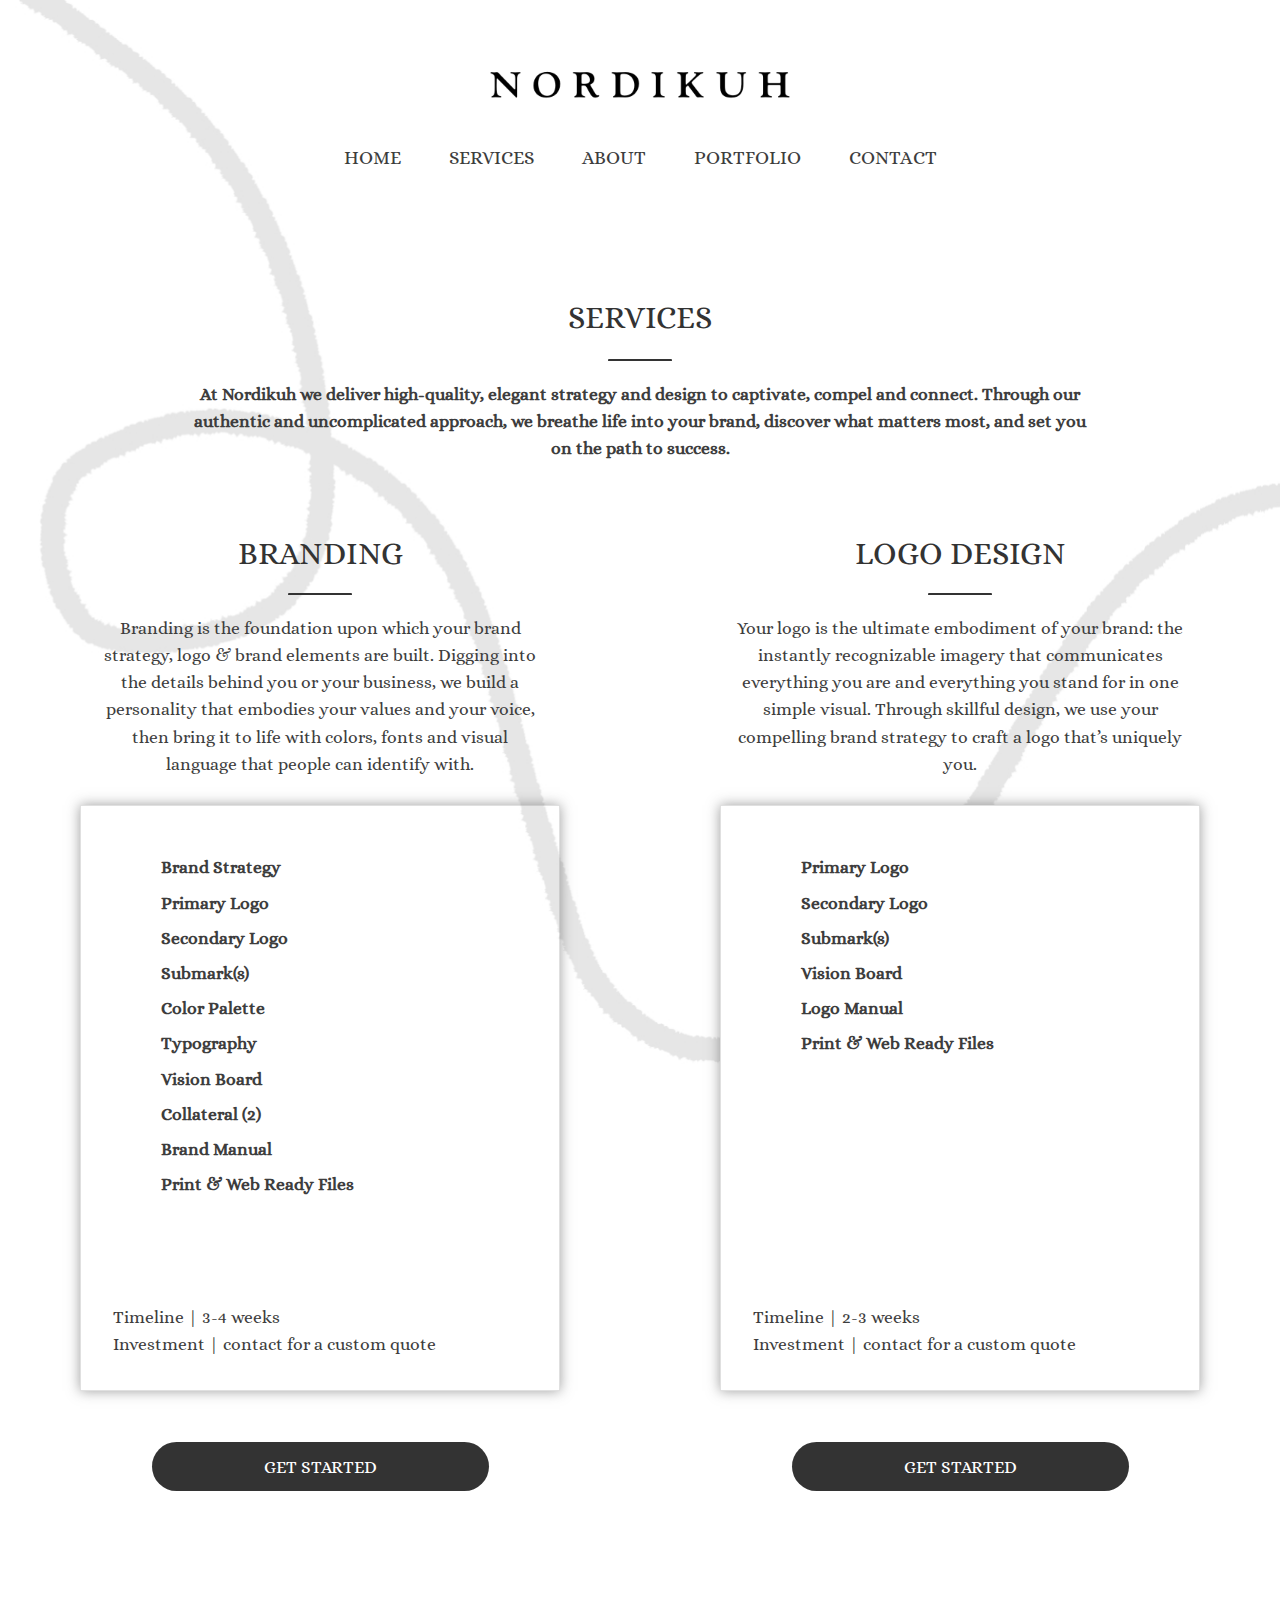
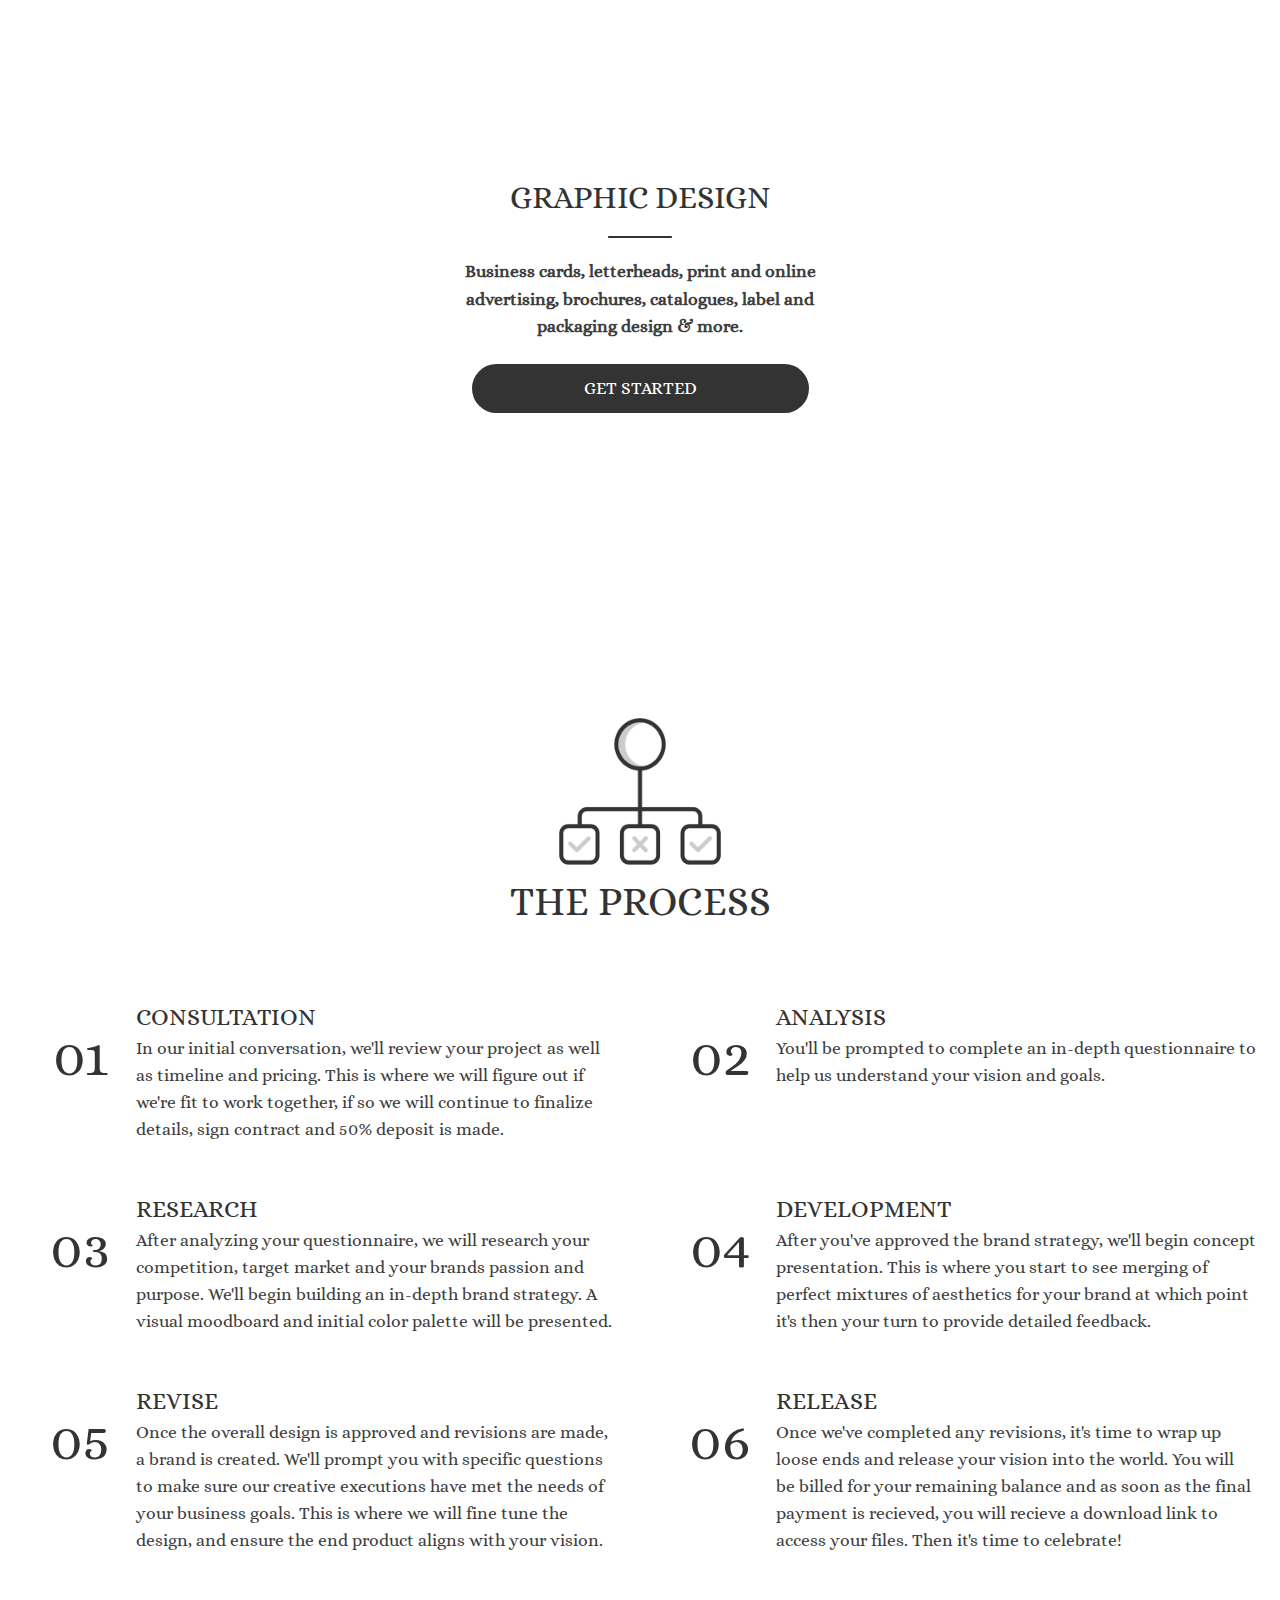
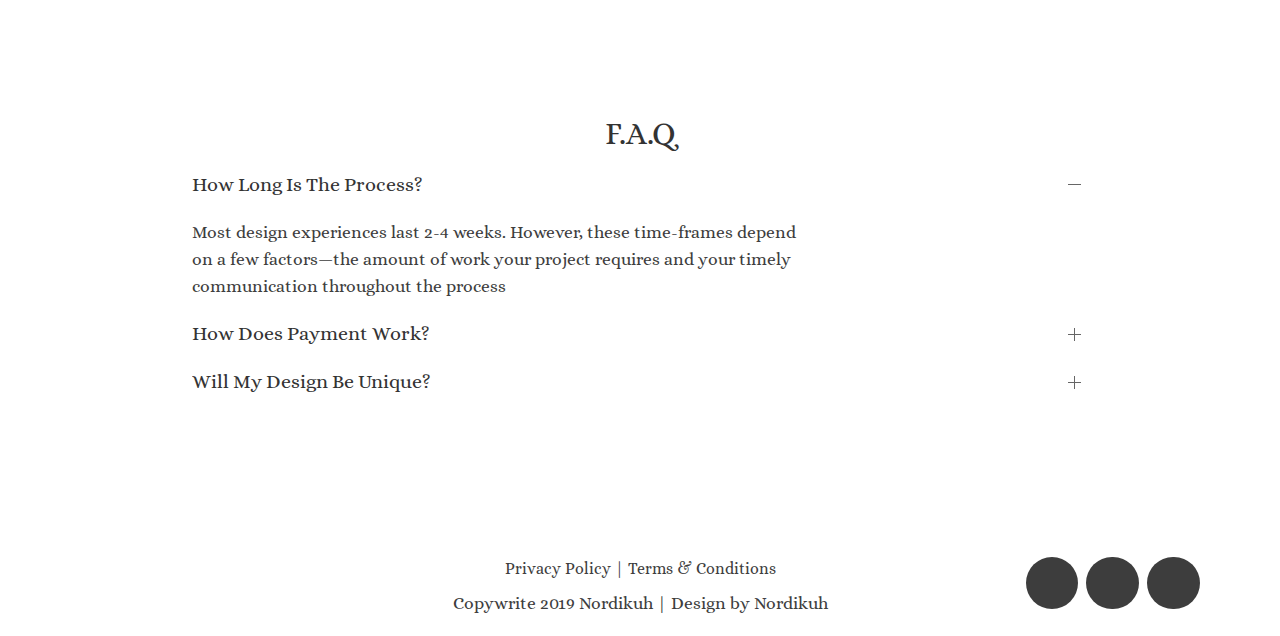
<file: services.html>
<!DOCTYPE html>
<html>

<head>
  <meta charset='utf-8'>
  <meta http-equiv='X-UA-Compatible' content='IE=edge'>
  <meta name='viewport' content='width=device-width, initial-scale=1'>
  <meta name='description'
    content="Capture everything that your brand embodies and aspires to in a visual design that's uniquely yours. Crafted by our skilled team of professionals.">
  <title>SERVICES | NORDIKUH - Branding and Logo Design</title>
  <!-- css imports -->
  <link rel='stylesheet' type='text/css' media='screen' href='styles/uikit.css'>
  <link rel='stylesheet' href='https://use.fontawesome.com/releases/v5.8.1/css/all.css'
    integrity='sha384-50oBUHEmvpQ+1lW4y57PTFmhCaXp0ML5d60M1M7uH2+nqUivzIebhndOJK28anvf' crossorigin='anonymous'>
  <link rel='stylesheet' type='text/css' media='screen' href='styles/style.css'>

  <!-- Favicon -->
  <link rel='icon' type='image/png' href='images/logo.png'>

  <!-- js imports -->
  <script src='js/uikit.min.js'></script>
  <!-- <script src='js/uikit-icons.min.js'></script> -->
  <script src='js/respond.js/respond.js'></script>
  <script src='js/lazysizes.js' async=''></script>
  <script src='js/main.js'></script>
</head>

<body>
  <!-- Navbar Section -->
  <header class='navbar-section'>
    <div class="logo-section">
      <a href="index.html">
        <img width="300px" height="50px" src="images/NORDIKUH LOGO PNG.png" alt="Nordikuh Logo">
      </a>
    </div>
    <nav class='navbar'>
      <a href='index.html'>HOME</a>
      <a href='services.html'>SERVICES</a>
      <a href='about.html'>ABOUT</a>
      <a href='portfolio.html'>PORTFOLIO</a>
      <a href='contact.html'>CONTACT</a>
    </nav>
  </header>
  <!-- If Javascript is Disabled -->
  <noscript>
    <div class='javascript-disabled'>
      <p>This website requires javascript to function properly.</p>
    </div>
  </noscript>
  <!-- Off-canvas Navbar -->
  <div class='hamburger-menu-button'>
    <i onclick='toggleMenu()' class='fa fa-bars'></i>
  </div>
  <div onclick='closeMenu()' class='slide-menu-overlay hide-overlay'></div>
  <aside class='slide-menu-container close-menu'>
    <i onclick='closeMenu()' class='fa fa-times close-menu2'></i>
    <!-- <div class='close-menu2'></div> -->
    <nav class='slide-menu'>
      <a href='index.html'>HOME</a>
      <a href='services.html'>SERVICES</a>
      <a href='about.html'>ABOUT</a>
      <a href='portfolio.html'>PORTFOLIO</a>
      <a href='contact.html'>CONTACT</a>
    </nav>
  </aside>

  <!-- skwigly -->
  <div class="services-page-skwigly">
  </div>

  <!-- Main Services Section -->
  <main class="services-main-section">
    <!-- Services Intro Section -->
    <section class="services-into-section">
      <h2>SERVICES</h2>
      <hr>
      <p>
        At Nordikuh we deliver high-quality, elegant strategy and design to captivate, compel and connect. Through our
        authentic and uncomplicated approach, we breathe life into your brand, discover what matters most, and set you
        on
        the path to success.
      </p>
    </section>

    <br>
    <br>
    <br>
    <!-- style="background-color: gray; width: 5rem; position: relative; left: 11.5rem;" -->
    <!-- services Items Section -->
    <section class="services-items-section">
      <div class="services-item">
        <div class="service-item-intro">
          <h1>BRANDING</h1>
          <hr>
          <p>
            Branding is the foundation upon which your brand strategy, logo &
            brand elements are built. Digging into the details behind you or your
            business, we build a personality that embodies your values and your
            voice, then bring it to life with colors, fonts and visual language that
            people can identify with.
          </p>
        </div>
        <div class="service-item-inner">
          <div>
            <p>Brand Strategy</p>
            <p>Primary Logo</p>
            <p>Secondary Logo</p>
            <p>Submark(s)</p>
            <p>Color Palette</p>
            <p>Typography</p>
            <p>Vision Board</p>
            <p>Collateral (2)</p>
            <p>Brand Manual</p>
            <p>Print & Web Ready Files</p>
          </div>
          <div>
            <p>Timeline | 3-4 weeks</p>
            <p>Investment | contact for a custom quote</p>
          </div>
        </div>

        <a class="services-item-button nordikuh-alice-font" href="contact.html">GET STARTED</a>
      </div>
      <div class="services-item">
        <div class="service-item-intro">
          <h1>LOGO DESIGN</h1>
          <hr>
          <p>
            Your logo is the ultimate embodiment of your brand: the instantly
            recognizable imagery that communicates everything you are and
            everything you stand for in one simple visual. Through skillful design, we
            use your compelling brand strategy to craft a logo that’s uniquely you.
          </p>
        </div>
        <div class="service-item-inner">
          <div>
            <p>Primary Logo</p>
            <p>Secondary Logo</p>
            <p>Submark(s)</p>
            <p>Vision Board</p>
            <p>Logo Manual</p>
            <p>Print & Web Ready Files</p>
          </div>
          <div>
            <p>Timeline | 2-3 weeks</p>
            <p>Investment | contact for a custom quote</p>
          </div>
        </div>

        <a class="services-item-button nordikuh-alice-font" href="contact.html">GET STARTED</a>
      </div>
    </section>

    <br>
    <br>
    <br>

    <!-- Graphic Design -->
    <section class="services-graphic-design">
      <h1>GRAPHIC DESIGN</h1>
      <hr>
      <p>
        Business cards, letterheads, print and online advertising, brochures, catalogues, label and packaging design &
        more.
      </p>

      <a href="contact.html">GET STARTED</a>
    </section>

    <br>
    <br>
    <br>

    <!-- Process Section -->
    <img src="images/the process.png" alt="The Process" style="width: 250px; height: 250px; margin-top: 10rem;">
    <h1 class="services-process-title">THE PROCESS</h1>
    <section class="services-process-section">
      <div class="services-process-item">
        <div class="service-process-number">
          <h1>01</h1>
        </div>
        <div class="services-process-description">
          <h3>CONSULTATION</h3>
          <p>
            In our initial conversation, we'll review your project as well as timeline
            and pricing. This is where we will figure out if we're fit to work together, if so
            we will continue to finalize details, sign contract and 50% deposit is made.
          </p>
        </div>
      </div>
      <div class="services-process-item">
        <div class="service-process-number">
          <h1>02</h1>
        </div>
        <div class="services-process-description">
          <h3>ANALYSIS</h3>
          <p>
            You'll be prompted to complete an in-depth questionnaire to help us understand
            your vision and goals.
          </p>
        </div>
      </div>
      <div class="services-process-item">
        <div class="service-process-number">
          <h1>03</h1>
        </div>
        <div class="services-process-description">
          <h3>RESEARCH</h3>
          <p>
            After analyzing your questionnaire, we will research your competition, target
            market and your brands passion and purpose. We'll begin building an in-depth
            brand strategy. A visual moodboard and initial color palette will be presented.
          </p>
        </div>
      </div>
      <div class="services-process-item">
        <div class="service-process-number">
          <h1>04</h1>
        </div>
        <div class="services-process-description">
          <h3>DEVELOPMENT</h3>
          <p>
            After you've approved the brand strategy, we'll begin concept presentation. This
            is where you start to see merging of perfect mixtures of aesthetics for your
            brand at which point it's then your turn to provide detailed feedback.
          </p>
        </div>
      </div>
      <div class="services-process-item">
        <div class="service-process-number">
          <h1>05</h1>
        </div>
        <div class="services-process-description">
          <h3>REVISE</h3>
          <p>
            Once the overall design is approved and revisions are made, a brand is created.
            We'll prompt you with specific questions to make sure our creative executions
            have met the needs of your business goals. This is where we will fine tune the
            design, and ensure the end product aligns with your vision.
          </p>
        </div>
      </div>
      <div class="services-process-item">
        <div class="service-process-number">
          <h1>06</h1>
        </div>
        <div class="services-process-description">
          <h3>RELEASE</h3>
          <p>
            Once we've completed any revisions, it's time to wrap up loose ends and release
            your vision into the world. You will be billed for your remaining balance and as
            soon as the final payment is recieved, you will recieve a download link to access
            your files. Then it's time to celebrate!
          </p>
        </div>
      </div>
    </section>


    <br>
    <br>
    <br>
    <br>
    <br>
    <br>

    <!-- FAQ Section -->
    <section class="services-faq-section">
      <h2 class="services-faq-title">F.A.Q</h2>
      <div>
        <ul uk-accordion="collapsible: false">
          <li>
            <a href="#" class="uk-accordion-title">How Long Is The Process?</a>
            <div class="uk-accordion-content">
              <p>
                Most design experiences last 2-4 weeks. However, these time-frames depend on a few factors—the amount of
                work
                your
                project requires and your timely communication throughout the process
              </p>
            </div>
          </li>
          <li>
            <a href="#" class="uk-accordion-title">How Does Payment Work?</a>
            <div class="uk-accordion-content">
              <p>
                To reserve a spot on our client calendar, we require a signed contract and 50% down payment. The
                remaining
                balance
                is due upon the project completion.
              </p>
            </div>
          </li>
          <li>
            <a href="#" class="uk-accordion-title">Will My Design Be Unique?</a>
            <div class="uk-accordion-content">
              <p>
                Absolutely. Each client requires a unique approach. Which is why we start each project with an in-depth
                questionnaire. This helps us create a brand or logo for your unique business with intention and creative
                strategy.
              </p>
            </div>
          </li>
        </ul>
      </div>
    </section>
  </main>

  <!-- style="background-color: blue; display: flex; -ms-flex-wrap: wrap;
    flex-wrap: wrap; margin-right: 5rem;" -->

  <!-- Footer Section -->
  <footer class="footer-section">
    <div class="footer-section-link-container" style="text-align: center;">
      <div style="margin-bottom: 0.7rem;">
        <a href="#">Privacy Policy</a> | <a href="#">Terms & Conditions</a>
      </div>
      <p class="copywrite">Copywrite 2019 Nordikuh | Design by Nordikuh</p>
    </div>
    <div class="social-media-icon-section">
      <a href="https://www.instagram.com/nordikuh" class="social-media-icon"><i class="fab fa-instagram"></i></a>
      <a href="https://www.pinterest.com/nordikuh/" class="social-media-icon"><i class="fab fa-pinterest-p"></i></a>
      <a href="https://www.twitter.com/nordikuh" class="social-media-icon"><i class="fab fa-twitter"></i></a>
    </div>
  </footer>
</body>

</html>
</file>
<file: styles/style.css>
/**
* A thin layer on top of normalize.css that provides a starting point more
* suitable for web applications.
*/
/**
* 1. Prevent padding and border from affecting element width
*    https://goo.gl/pYtbK7.
* 2. Change the default font family in all browsers (opinionated).
*/
@font-face {
  font-family: Alice;
  font-display: auto;
  src: url(fonts/Alice-Regular.ttf); }
html {
  box-sizing: border-box;
  /* 1 */
  font-family: "Alice", sans-serif, Arial, "Helvetica Neue", Helvetica;
  /* 2 */ }

*,
*::before,
*::after {
  box-sizing: inherit; }

/**
* Removes the default spacing and border for appropriate elements.
*/
blockquote,
dl,
dd,
figure,
h1,
h2,
h3,
h4,
h5,
h6,
p,
pre {
  margin: 0; }

h1 {
  font-weight: normal; }

button {
  background: transparent;
  border: 0;
  padding: 0; }

/**
* Work around a Firefox/IE bug where the transparent `button` background
* results in a loss of the default `button` focus styles.
*/
button:focus {
  outline: 1px dotted;
  outline: 5px auto -webkit-focus-ring-color; }

fieldset {
  border: 0;
  margin: 0;
  padding: 0; }

iframe {
  border: 0; }

/*! normalize.css v8.0.1 | MIT License | github.com/necolas/normalize.css */
/* Document
========================================================================== */
/**
* 1. Correct the line height in all browsers.
* 2. Prevent adjustments of font size after orientation changes in iOS.
*/
html {
  line-height: 1.15;
  /* 1 */
  -webkit-text-size-adjust: 100%;
  /* 2 */ }

/* Sections
========================================================================== */
/**
* Remove the margin in all browsers.
*/
body {
  margin: 0; }

/**
* Render the `main` element consistently in IE.
*/
main {
  display: block; }

/**
* Correct the font size and margin on `h1` elements within `section` and
* `article` contexts in Chrome, Firefox, and Safari.
*/
h1 {
  font-size: 2em;
  margin: 0.67em 0; }

/* Grouping content
========================================================================== */
/**
* 1. Add the correct box sizing in Firefox.
* 2. Show the overflow in Edge and IE.
*/
hr {
  box-sizing: content-box;
  /* 1 */
  height: 0;
  /* 1 */
  overflow: visible;
  /* 2 */ }

/**
* 1. Correct the inheritance and scaling of font size in all browsers.
* 2. Correct the odd `em` font sizing in all browsers.
*/
pre {
  font-family: monospace, monospace;
  /* 1 */
  font-size: 1em;
  /* 2 */ }

/* Text-level semantics
========================================================================== */
/**
* Remove the gray background on active links in IE 10.
*/
a {
  background-color: transparent; }

/**
* 1. Remove the bottom border in Chrome 57-
* 2. Add the correct text decoration in Chrome, Edge, IE, Opera, and Safari.
*/
abbr[title] {
  border-bottom: none;
  /* 1 */
  text-decoration: underline;
  /* 2 */
  text-decoration: underline dotted;
  /* 2 */ }

/**
* Add the correct font weight in Chrome, Edge, and Safari.
*/
b,
strong {
  font-weight: bolder; }

/**
* 1. Correct the inheritance and scaling of font size in all browsers.
* 2. Correct the odd `em` font sizing in all browsers.
*/
code,
kbd,
samp {
  font-family: monospace, monospace;
  /* 1 */
  font-size: 1em;
  /* 2 */ }

/**
* Add the correct font size in all browsers.
*/
small {
  font-size: 80%; }

/**
* Prevent `sub` and `sup` elements from affecting the line height in
* all browsers.
*/
sub,
sup {
  font-size: 75%;
  line-height: 0;
  position: relative;
  vertical-align: baseline; }

sub {
  bottom: -0.25em; }

sup {
  top: -0.5em; }

/* Embedded content
========================================================================== */
/**
* Remove the border on images inside links in IE 10.
*/
img {
  border-style: none; }

/* Forms
========================================================================== */
/**
* 1. Change the font styles in all browsers.
* 2. Remove the margin in Firefox and Safari.
*/
button,
input,
optgroup,
select,
textarea {
  font-family: inherit;
  /* 1 */
  font-size: 100%;
  /* 1 */
  line-height: 1.15;
  /* 1 */
  margin: 0;
  /* 2 */ }

/**
* Show the overflow in IE.
* 1. Show the overflow in Edge.
*/
button,
input {
  /* 1 */
  overflow: visible; }

/**
* Remove the inheritance of text transform in Edge, Firefox, and IE.
* 1. Remove the inheritance of text transform in Firefox.
*/
button,
select {
  /* 1 */
  text-transform: none; }

/**
* Correct the inability to style clickable types in iOS and Safari.
*/
button,
[type="button"],
[type="reset"],
[type="submit"] {
  -webkit-appearance: button; }

/**
* Remove the inner border and padding in Firefox.
*/
button::-moz-focus-inner,
[type="button"]::-moz-focus-inner,
[type="reset"]::-moz-focus-inner,
[type="submit"]::-moz-focus-inner {
  border-style: none;
  padding: 0; }

/**
* Restore the focus styles unset by the previous rule.
*/
button:-moz-focusring,
[type="button"]:-moz-focusring,
[type="reset"]:-moz-focusring,
[type="submit"]:-moz-focusring {
  outline: 1px dotted ButtonText; }

/**
* Correct the padding in Firefox.
*/
fieldset {
  padding: 0.35em 0.75em 0.625em; }

/**
* 1. Correct the text wrapping in Edge and IE.
* 2. Correct the color inheritance from `fieldset` elements in IE.
* 3. Remove the padding so developers are not caught out when they zero out
*    `fieldset` elements in all browsers.
*/
legend {
  box-sizing: border-box;
  /* 1 */
  color: inherit;
  /* 2 */
  display: table;
  /* 1 */
  max-width: 100%;
  /* 1 */
  padding: 0;
  /* 3 */
  white-space: normal;
  /* 1 */ }

/**
* Add the correct vertical alignment in Chrome, Firefox, and Opera.
*/
progress {
  vertical-align: baseline; }

/**
* Remove the default vertical scrollbar in IE 10+.
*/
textarea {
  overflow: auto; }

/**
* 1. Add the correct box sizing in IE 10.
* 2. Remove the padding in IE 10.
*/
[type="checkbox"],
[type="radio"] {
  box-sizing: border-box;
  /* 1 */
  padding: 0;
  /* 2 */ }

/**
* Correct the cursor style of increment and decrement buttons in Chrome.
*/
[type="number"]::-webkit-inner-spin-button,
[type="number"]::-webkit-outer-spin-button {
  height: auto; }

/**
* 1. Correct the odd appearance in Chrome and Safari.
* 2. Correct the outline style in Safari.
*/
[type="search"] {
  -webkit-appearance: textfield;
  /* 1 */
  outline-offset: -2px;
  /* 2 */ }

/**
* Remove the inner padding in Chrome and Safari on macOS.
*/
[type="search"]::-webkit-search-decoration {
  -webkit-appearance: none; }

/**
* 1. Correct the inability to style clickable types in iOS and Safari.
* 2. Change font properties to `inherit` in Safari.
*/
::-webkit-file-upload-button {
  -webkit-appearance: button;
  /* 1 */
  font: inherit;
  /* 2 */ }

/* Interactive
========================================================================== */
/*
* Add the correct display in Edge, IE 10+, and Firefox.
*/
details {
  display: block; }

/*
* Add the correct display in all browsers.
*/
summary {
  display: list-item; }

/* Misc
========================================================================== */
/**
* Add the correct display in IE 10+.
*/
template {
  display: none; }

/**
* Add the correct display in IE 10.
*/
[hidden] {
  display: none; }

@font-face {
  font-family: Alice;
  font-display: auto;
  src: url(fonts/Alice-Regular.ttf); }
@font-face {
  font-family: Playfair;
  font-display: auto;
  src: url(fonts/Playfair_Display/PlayfairDisplay-Regular.ttf); }
a {
  text-decoration: none;
  color: inherit; }
  a:hover {
    text-decoration: none;
    color: inherit; }

body, html {
  width: 100%;
  padding: 0;
  margin: 0;
  border: 0;
  overflow-x: hidden;
  scroll-behavior: smooth; }

html {
  display: block;
  height: 100%; }

body {
  color: #3D3D3D;
  min-height: 100%; }

button {
  cursor: pointer;
  color: #3D3D3D;
  text-align: center; }

img {
  max-width: 100%; }

input {
  color: #3D3D3D;
  padding-left: 0.3em;
  height: 2.5em; }

::placeholder {
  color: rgba(100, 100, 100, 0.5); }

::-webkit-input-placeholder {
  color: rgba(100, 100, 100, 0.5); }

::-ms-input-placeholder {
  color: rgba(100, 100, 100, 0.5); }

p {
  line-height: 1.7rem;
  font-size: 110%; }

input {
  color: #3D3D3D;
  padding-left: 0.5em;
  padding-top: 0.3em;
  border: 1px solid rgba(100, 100, 100, 0.4); }

textarea {
  color: #3D3D3D;
  padding-left: 0.5em;
  padding-top: 0.3em;
  border: 1px solid rgba(100, 100, 100, 0.4);
  resize: vertical; }

select {
  color: #3D3D3D;
  border: 1px solid rgba(100, 100, 100, 0.4);
  padding-left: 0.3em;
  height: 2.5em; }

.javascript-disabled {
  position: fixed;
  top: 0;
  background-color: #CE5667;
  color: #fff;
  width: 100%;
  text-align: center;
  padding-top: 1rem;
  padding-bottom: 1rem; }

h1, h2, h3 {
  font-family: "Alice", sans-serif, Arial, "Helvetica Neue", Helvetica; }

.slide-menu-overlay {
  position: fixed;
  top: 0;
  right: 0;
  z-index: 1;
  background-color: #3D3D3D;
  width: 100%;
  height: 100%;
  opacity: 0.5; }

.hide-overlay {
  display: none; }

.slide-menu-container {
  display: -webkit-box;
  display: -ms-flexbox;
  display: flex;
  -webkit-box-orient: vertical;
  -webkit-box-direction: normal;
  -ms-flex-direction: column;
  flex-direction: column;
  -webkit-box-align: center;
  -ms-flex-align: center;
  align-items: center;
  -ms-flex-wrap: wrap;
  flex-wrap: wrap;
  background-color: #fff;
  width: 20rem;
  height: 100%;
  position: fixed;
  top: 0;
  left: 0;
  z-index: 2;
  overflow-y: auto;
  -webkit-transition: left 0.5s linear;
  -o-transition: left 0.5s linear;
  transition: left 0.5s linear; }
  .slide-menu-container .close-menu2 {
    position: absolute;
    top: 1rem;
    right: 1rem;
    font-size: 120%;
    cursor: pointer; }
  .slide-menu-container .slide-menu {
    display: -webkit-box;
    display: -ms-flexbox;
    display: flex;
    -webkit-box-orient: vertical;
    -webkit-box-direction: normal;
    -ms-flex-direction: column;
    flex-direction: column;
    -ms-flex-wrap: wrap;
    flex-wrap: wrap;
    margin-top: 4rem;
    width: 80%; }
    .slide-menu-container .slide-menu a {
      margin-bottom: 1.5rem;
      padding-bottom: 1.5rem;
      border-bottom: 1px solid rgba(100, 100, 100, 0.2);
      width: 100%;
      font-size: 120%;
      text-align: center;
      color: #666666;
      font-family: Alice, sans-serif, Arial, "Helvetica Neue", Helvetica; }
      .slide-menu-container .slide-menu a:last-of-type {
        border-bottom: none; }
      .slide-menu-container .slide-menu a:hover {
        color: #666666;
        opacity: 0.8; }

.close-menu {
  left: -20rem; }

.hamburger-menu-button {
  position: absolute;
  top: 1rem;
  right: 1rem;
  z-index: 1;
  color: #3D3D3D;
  font-size: 150%;
  cursor: pointer;
  display: none; }

.navbar-section {
  display: -webkit-box;
  display: -ms-flexbox;
  display: flex;
  -webkit-box-pack: justify;
  -ms-flex-pack: justify;
  justify-content: space-between;
  -webkit-box-orient: vertical;
  -webkit-box-direction: normal;
  -ms-flex-direction: column;
  flex-direction: column;
  -webkit-box-align: center;
  -ms-flex-align: center;
  align-items: center;
  -ms-flex-wrap: wrap;
  flex-wrap: wrap;
  padding-left: 3rem;
  padding-right: 3rem;
  margin-top: 2rem;
  position: relative;
  z-index: 1; }
  .navbar-section .logo-section {
    display: -webkit-box;
    display: -ms-flexbox;
    display: flex;
    -webkit-box-pack: center;
    -ms-flex-pack: center;
    justify-content: center;
    -webkit-box-orient: horizontal;
    -webkit-box-direction: normal;
    -ms-flex-direction: row;
    flex-direction: row;
    -ms-flex-wrap: wrap;
    flex-wrap: wrap;
    font-weight: 400; }
    .navbar-section .logo-section h1 {
      margin-left: 0.5rem;
      font-family: "Alice", sans-serif, Arial, "Helvetica Neue", Helvetica; }
  .navbar-section img {
    margin-top: 1rem; }
  .navbar-section .navbar {
    padding-top: 1rem;
    padding-bottom: 1rem;
    margin-top: 0.5rem;
    display: flex;
    justify-content: center;
    flex-direction: row;
    align-items: center;
    flex-wrap: wrap;
    -ms-flex-item-align: end;
    align-self: flex-end;
    -ms-flex-item-align: center;
    -ms-grid-row-align: center;
    align-self: center;
    -ms-grid-row-align: center;
    align-self: center; }
    .navbar-section .navbar a {
      margin-left: 3rem;
      font-family: "Alice", sans-serif, Arial, "Helvetica Neue", Helvetica;
      font-size: 120%; }
      .navbar-section .navbar a:first-of-type {
        margin-left: 0; }
      .navbar-section .navbar a:hover {
        opacity: 0.9;
        text-decoration: none; }

.homepage-navbar-section {
  display: -webkit-box;
  display: -ms-flexbox;
  display: flex;
  -webkit-box-pack: justify;
  -ms-flex-pack: justify;
  justify-content: space-between;
  -webkit-box-orient: vertical;
  -webkit-box-direction: normal;
  -ms-flex-direction: column;
  flex-direction: column;
  -webkit-box-align: center;
  -ms-flex-align: center;
  align-items: center;
  -ms-flex-wrap: wrap;
  flex-wrap: wrap;
  padding-left: 3rem;
  padding-right: 3rem;
  margin-top: 2rem;
  position: relative;
  z-index: 1; }
  .homepage-navbar-section .logo-section {
    display: -webkit-box;
    display: -ms-flexbox;
    display: flex;
    -webkit-box-pack: center;
    -ms-flex-pack: center;
    justify-content: center;
    -webkit-box-orient: horizontal;
    -webkit-box-direction: normal;
    -ms-flex-direction: row;
    flex-direction: row;
    -ms-flex-wrap: wrap;
    flex-wrap: wrap;
    font-weight: 400; }
    .homepage-navbar-section .logo-section h1 {
      margin-left: 0.5rem;
      font-family: "Alice", sans-serif, Arial, "Helvetica Neue", Helvetica; }
  .homepage-navbar-section img {
    margin-top: 1rem; }
  .homepage-navbar-section .navbar {
    padding-top: 1rem;
    padding-bottom: 1rem;
    margin-top: 0.5rem;
    display: flex;
    justify-content: center;
    flex-direction: row;
    align-items: center;
    flex-wrap: wrap;
    -ms-flex-item-align: end;
    align-self: flex-end;
    -ms-flex-item-align: center;
    -ms-grid-row-align: center;
    align-self: center;
    -ms-grid-row-align: center;
    align-self: center; }
    .homepage-navbar-section .navbar a {
      margin-left: 3rem;
      font-family: "Alice", sans-serif, Arial, "Helvetica Neue", Helvetica;
      font-size: 120%; }
      .homepage-navbar-section .navbar a:first-of-type {
        margin-left: 0; }
      .homepage-navbar-section .navbar a:hover {
        opacity: 0.9;
        text-decoration: none; }

.contact-page-skwigly {
  width: 100%;
  height: 65rem;
  position: absolute;
  top: 0;
  z-index: -1;
  background-image: url("../images/contact page scwigly line 1.jpg");
  background-repeat: no-repeat;
  background-position: top;
  background-size: 100%; }

.main-contact-section {
  display: -webkit-box;
  display: -ms-flexbox;
  display: flex;
  -webkit-box-pack: center;
  -ms-flex-pack: center;
  justify-content: center;
  -webkit-box-orient: vertical;
  -webkit-box-direction: normal;
  -ms-flex-direction: column;
  flex-direction: column;
  -webkit-box-align: center;
  -ms-flex-align: center;
  align-items: center;
  -ms-flex-wrap: wrap;
  flex-wrap: wrap;
  padding-top: 4rem; }
  .main-contact-section .contact-intro-section {
    display: -webkit-box;
    display: -ms-flexbox;
    display: flex;
    -webkit-box-pack: center;
    -ms-flex-pack: center;
    justify-content: center;
    -webkit-box-orient: vertical;
    -webkit-box-direction: normal;
    -ms-flex-direction: column;
    flex-direction: column;
    -webkit-box-align: center;
    -ms-flex-align: center;
    align-items: center;
    -ms-flex-wrap: wrap;
    flex-wrap: wrap;
    text-align: center; }
    .main-contact-section .contact-intro-section h2 {
      font-family: "Playfair", sans-serif, Arial, "Helvetica Neue", Helvetica; }
    .main-contact-section .contact-intro-section h3 {
      margin-top: 3rem;
      font-family: "Playfair", sans-serif, Arial, "Helvetica Neue", Helvetica; }
    .main-contact-section .contact-intro-section p {
      width: 70%;
      margin-top: 0.5rem; }
  .main-contact-section .contact-form-section form {
    display: -webkit-box;
    display: -ms-flexbox;
    display: flex;
    -webkit-box-pack: center;
    -ms-flex-pack: center;
    justify-content: center;
    -webkit-box-orient: vertical;
    -webkit-box-direction: normal;
    -ms-flex-direction: column;
    flex-direction: column;
    -webkit-box-align: center;
    -ms-flex-align: center;
    align-items: center;
    -ms-flex-wrap: wrap;
    flex-wrap: wrap;
    width: 40rem;
    margin-top: 3rem; }
    .main-contact-section .contact-form-section form .input-contact-item {
      margin-bottom: 1rem;
      width: 80%; }
    .main-contact-section .contact-form-section form .contact-check-box-section {
      width: 80%; }
      .main-contact-section .contact-form-section form .contact-check-box-section div {
        display: -webkit-box;
        display: -ms-flexbox;
        display: flex;
        -webkit-box-orient: horizontal;
        -webkit-box-direction: normal;
        -ms-flex-direction: row;
        flex-direction: row;
        -ms-flex-wrap: wrap;
        flex-wrap: wrap;
        margin-bottom: 0.5rem; }
        .main-contact-section .contact-form-section form .contact-check-box-section div input {
          -ms-flex-item-align: center;
          -ms-grid-row-align: center;
          align-self: center;
          margin-right: 0.5rem;
          border: none;
          width: 1.1rem;
          height: 1.1rem; }
        .main-contact-section .contact-form-section form .contact-check-box-section div label {
          -ms-flex-item-align: center;
          -ms-grid-row-align: center;
          align-self: center; }
    .main-contact-section .contact-form-section form textarea {
      width: 80%;
      margin-top: 1rem;
      margin-bottom: 2rem; }
    .main-contact-section .contact-form-section form .contact-form-fake-button {
      background-color: #333;
      padding-top: 0.9rem;
      padding-bottom: 0.9rem;
      padding-left: 7rem;
      padding-right: 7rem;
      color: #fff;
      border-radius: 30px;
      cursor: pointer;
      font-size: 110%; }
      .main-contact-section .contact-form-section form .contact-form-fake-button:hover {
        opacity: 0.9; }
    .main-contact-section .contact-form-section form .contact-form-error {
      background-color: #CE5667;
      padding-top: 1rem;
      padding-bottom: 1rem;
      padding-left: 3rem;
      padding-right: 3rem;
      color: #fff;
      text-align: center;
      margin-bottom: 1rem; }
    .main-contact-section .contact-form-section form .contact-hide-error {
      display: none; }
    .main-contact-section .contact-form-section form .contact-form-real-button {
      position: relative;
      right: 100rem;
      visibility: hidden;
      background-color: #581793;
      padding-top: 0.8rem;
      padding-bottom: 0.8rem;
      padding-left: 3rem;
      padding-right: 3rem;
      border-radius: 30px;
      color: #fff; }
      .main-contact-section .contact-form-section form .contact-form-real-button:hover {
        opacity: 0.9; }
  .main-contact-section .contact-faq-section-wrapper {
    display: -webkit-box;
    display: -ms-flexbox;
    display: flex;
    -webkit-box-pack: center;
    -ms-flex-pack: center;
    justify-content: center;
    -webkit-box-orient: vertical;
    -webkit-box-direction: normal;
    -ms-flex-direction: column;
    flex-direction: column;
    -webkit-box-align: center;
    -ms-flex-align: center;
    align-items: center;
    -ms-flex-wrap: wrap;
    flex-wrap: wrap;
    width: 100%;
    padding-top: 2rem;
    padding-bottom: 2rem; }
  .main-contact-section .faq-section {
    width: 40rem; }

.footer-section {
  display: -webkit-box;
  display: -ms-flexbox;
  display: flex;
  -webkit-box-pack: center;
  -ms-flex-pack: center;
  justify-content: center;
  -webkit-box-orient: vertical;
  -webkit-box-direction: normal;
  -ms-flex-direction: column;
  flex-direction: column;
  -ms-flex-wrap: wrap;
  flex-wrap: wrap;
  margin-top: 9rem;
  margin-bottom: 0.2rem; }
  .footer-section .copywrite {
    margin-bottom: 1rem; }
  .footer-section .social-media-icon-section {
    display: -webkit-box;
    display: -ms-flexbox;
    display: flex;
    -webkit-box-pack: center;
    -ms-flex-pack: center;
    justify-content: center;
    -webkit-box-orient: horizontal;
    -webkit-box-direction: normal;
    -ms-flex-direction: row;
    flex-direction: row;
    -webkit-box-align: center;
    -ms-flex-align: center;
    align-items: center;
    -ms-flex-wrap: wrap;
    flex-wrap: wrap;
    position: absolute;
    right: 5rem;
    margin-bottom: 1.7rem;
    font-weight: 400; }
    .footer-section .social-media-icon-section .social-media-icon {
      margin-left: 0.5rem; }
      .footer-section .social-media-icon-section .social-media-icon:first-of-type {
        margin-left: 0; }
      .footer-section .social-media-icon-section .social-media-icon i {
        display: -webkit-box;
        display: -ms-flexbox;
        display: flex;
        -webkit-box-pack: center;
        -ms-flex-pack: center;
        justify-content: center;
        -webkit-box-orient: horizontal;
        -webkit-box-direction: normal;
        -ms-flex-direction: row;
        flex-direction: row;
        -webkit-box-align: center;
        -ms-flex-align: center;
        align-items: center;
        -ms-flex-wrap: wrap;
        flex-wrap: wrap;
        border: none;
        width: 3.3rem;
        height: 3.3rem;
        font-size: 160%;
        border-radius: 50%;
        background-color: #3D3D3D;
        color: #fff; }

.portfolio-main-section {
  display: -webkit-box;
  display: -ms-flexbox;
  display: flex;
  -webkit-box-pack: center;
  -ms-flex-pack: center;
  justify-content: center;
  -webkit-box-orient: vertical;
  -webkit-box-direction: normal;
  -ms-flex-direction: column;
  flex-direction: column;
  -webkit-box-align: center;
  -ms-flex-align: center;
  align-items: center;
  -ms-flex-wrap: wrap;
  flex-wrap: wrap;
  text-align: center; }
  .portfolio-main-section .portfolio-intro-section {
    display: -webkit-box;
    display: -ms-flexbox;
    display: flex;
    -webkit-box-pack: center;
    -ms-flex-pack: center;
    justify-content: center;
    -webkit-box-orient: vertical;
    -webkit-box-direction: normal;
    -ms-flex-direction: column;
    flex-direction: column;
    -webkit-box-align: center;
    -ms-flex-align: center;
    align-items: center;
    -ms-flex-wrap: wrap;
    flex-wrap: wrap;
    text-align: center; }
    .portfolio-main-section .portfolio-intro-section p {
      width: 70%; }
  .portfolio-main-section .portfolio-item-section {
    display: -webkit-box;
    display: -ms-flexbox;
    display: flex;
    -ms-flex-pack: distribute;
    justify-content: space-around;
    -webkit-box-orient: horizontal;
    -webkit-box-direction: normal;
    -ms-flex-direction: row;
    flex-direction: row;
    -ms-flex-wrap: wrap;
    flex-wrap: wrap; }
    .portfolio-main-section .portfolio-item-section .portfolio-item-group .portfolio-item {
      background-color: #581793;
      width: 15rem;
      height: 15rem;
      margin-left: 1rem;
      margin-bottom: 1rem;
      box-shadow: 5px 5px 10px rgba(61, 61, 61, 0.8); }
  .portfolio-main-section .portfolio-cta-section {
    display: -webkit-box;
    display: -ms-flexbox;
    display: flex;
    -webkit-box-pack: center;
    -ms-flex-pack: center;
    justify-content: center;
    -webkit-box-orient: vertical;
    -webkit-box-direction: normal;
    -ms-flex-direction: column;
    flex-direction: column;
    -webkit-box-align: center;
    -ms-flex-align: center;
    align-items: center;
    -ms-flex-wrap: wrap;
    flex-wrap: wrap;
    margin-top: 4rem; }
    .portfolio-main-section .portfolio-cta-section a {
      background-color: #333;
      padding-top: 0.9rem;
      padding-bottom: 0.9rem;
      padding-left: 4rem;
      padding-right: 4rem;
      color: #fff;
      border-radius: 30px;
      margin-top: 2rem; }
    .portfolio-main-section .portfolio-cta-section h2 {
      margin-top: 0.5rem; }

.about-page-skwigly {
  width: 100%;
  height: 69rem;
  position: absolute;
  top: 0;
  z-index: -1;
  background-image: url("../images/about page scwigly line 1.jpg");
  background-repeat: no-repeat;
  background-position: top;
  background-size: 100%; }

.about-us-main-section {
  display: -webkit-box;
  display: -ms-flexbox;
  display: flex;
  -webkit-box-pack: center;
  -ms-flex-pack: center;
  justify-content: center;
  -webkit-box-orient: vertical;
  -webkit-box-direction: normal;
  -ms-flex-direction: column;
  flex-direction: column;
  -webkit-box-align: center;
  -ms-flex-align: center;
  align-items: center;
  -ms-flex-wrap: wrap;
  flex-wrap: wrap;
  text-align: center;
  margin-top: 7rem; }
  .about-us-main-section .about-us-intro-section {
    display: -webkit-box;
    display: -ms-flexbox;
    display: flex;
    -webkit-box-pack: center;
    -ms-flex-pack: center;
    justify-content: center;
    -webkit-box-orient: vertical;
    -webkit-box-direction: normal;
    -ms-flex-direction: column;
    flex-direction: column;
    -webkit-box-align: center;
    -ms-flex-align: center;
    align-items: center;
    -ms-flex-wrap: wrap;
    flex-wrap: wrap;
    margin-bottom: 7rem;
    width: 50%; }
    .about-us-main-section .about-us-intro-section p {
      width: 100%; }
  .about-us-main-section .about-us-testimonial-section {
    display: -webkit-box;
    display: -ms-flexbox;
    display: flex;
    -webkit-box-pack: center;
    -ms-flex-pack: center;
    justify-content: center;
    -webkit-box-orient: vertical;
    -webkit-box-direction: normal;
    -ms-flex-direction: column;
    flex-direction: column;
    -webkit-box-align: center;
    -ms-flex-align: center;
    align-items: center;
    -ms-flex-wrap: nowrap;
    flex-wrap: nowrap;
    margin-bottom: 17rem;
    margin-top: 8rem;
    padding-bottom: 5rem;
    padding-top: 5rem;
    padding-right: 1rem;
    padding-left: 1rem;
    background-color: #fff; }
    .about-us-main-section .about-us-testimonial-section p {
      width: 70%;
      margin-top: 1rem; }
    .about-us-main-section .about-us-testimonial-section div:first-of-type {
      display: -webkit-box;
      display: -ms-flexbox;
      display: flex;
      -webkit-box-pack: center;
      -ms-flex-pack: center;
      justify-content: center;
      -webkit-box-orient: vertical;
      -webkit-box-direction: normal;
      -ms-flex-direction: column;
      flex-direction: column;
      -webkit-box-align: center;
      -ms-flex-align: center;
      align-items: center;
      -ms-flex-wrap: wrap;
      flex-wrap: wrap;
      background-color: #fff;
      box-shadow: 0px 0px 13px rgba(61, 61, 61, 0.6);
      width: 60%;
      height: 20rem;
      position: absolute;
      right: 2.5rem;
      z-index: 1;
      padding-bottom: 1rem; }
    .about-us-main-section .about-us-testimonial-section div:nth-of-type(2) {
      position: absolute;
      right: 0;
      background-color: #333;
      color: #333;
      height: 31rem;
      width: 9rem;
      box-shadow: -5px 5px 10px rgba(61, 61, 61, 0.3); }
  .about-us-main-section .about-us-call-to-action {
    display: -webkit-box;
    display: -ms-flexbox;
    display: flex;
    -webkit-box-pack: center;
    -ms-flex-pack: center;
    justify-content: center;
    -webkit-box-orient: vertical;
    -webkit-box-direction: normal;
    -ms-flex-direction: column;
    flex-direction: column;
    -webkit-box-align: center;
    -ms-flex-align: center;
    align-items: center;
    -ms-flex-wrap: wrap;
    flex-wrap: wrap; }
    .about-us-main-section .about-us-call-to-action .about-us-call-to-action-group {
      display: -webkit-box;
      display: -ms-flexbox;
      display: flex;
      -webkit-box-pack: center;
      -ms-flex-pack: center;
      justify-content: center;
      -webkit-box-orient: horizontal;
      -webkit-box-direction: normal;
      -ms-flex-direction: row;
      flex-direction: row;
      -ms-flex-wrap: wrap;
      flex-wrap: wrap;
      margin-bottom: 2rem; }
      .about-us-main-section .about-us-call-to-action .about-us-call-to-action-group .about-us-cta-item {
        width: 10rem; }
        .about-us-main-section .about-us-call-to-action .about-us-call-to-action-group .about-us-cta-item h3 {
          margin-bottom: 0.2rem;
          font-size: 150%; }
      .about-us-main-section .about-us-call-to-action .about-us-call-to-action-group .about-us-cta-item-divider {
        -ms-flex-item-align: center;
        -ms-grid-row-align: center;
        align-self: center;
        -ms-grid-row-align: center;
        align-self: center;
        height: 2rem;
        margin-left: 2rem;
        margin-right: 2rem;
        color: #581793;
        font-size: 450%;
        position: relative;
        bottom: 2rem; }
    .about-us-main-section .about-us-call-to-action .about-us-call-action-button {
      background-color: #581793;
      padding-top: 0.9rem;
      padding-bottom: 0.9rem;
      padding-left: 6rem;
      padding-right: 6rem;
      color: #fff;
      border-radius: 30px; }
  .about-us-main-section .about-us-portfolio-sample-section {
    width: 100%; }
    .about-us-main-section .about-us-portfolio-sample-section .about-us-portfolio-sample-group {
      display: -webkit-box;
      display: -ms-flexbox;
      display: flex;
      -webkit-box-pack: center;
      -ms-flex-pack: center;
      justify-content: center;
      -webkit-box-orient: horizontal;
      -webkit-box-direction: normal;
      -ms-flex-direction: row;
      flex-direction: row;
      -webkit-box-align: center;
      -ms-flex-align: center;
      align-items: center;
      -ms-flex-wrap: wrap;
      flex-wrap: wrap;
      margin-bottom: 3rem;
      width: 100%; }
      .about-us-main-section .about-us-portfolio-sample-section .about-us-portfolio-sample-group .about-portfolio-item-set {
        display: -webkit-box;
        display: -ms-flexbox;
        display: flex;
        -webkit-box-pack: center;
        -ms-flex-pack: center;
        justify-content: center;
        -webkit-box-orient: horizontal;
        -webkit-box-direction: normal;
        -ms-flex-direction: row;
        flex-direction: row;
        -webkit-box-align: center;
        -ms-flex-align: center;
        align-items: center;
        -ms-flex-wrap: wrap;
        flex-wrap: wrap; }
        .about-us-main-section .about-us-portfolio-sample-section .about-us-portfolio-sample-group .about-portfolio-item-set:first-of-type {
          margin-right: 1rem; }
      .about-us-main-section .about-us-portfolio-sample-section .about-us-portfolio-sample-group .about-us-portfolio-sample-item {
        width: 10rem;
        height: 10rem;
        background-color: #581793;
        margin-bottom: 1rem; }
        .about-us-main-section .about-us-portfolio-sample-section .about-us-portfolio-sample-group .about-us-portfolio-sample-item:first-of-type {
          margin-right: 1rem; }
    .about-us-main-section .about-us-portfolio-sample-section .about-us-portfolio-button {
      background-color: #581793;
      padding-top: 0.9rem;
      padding-bottom: 0.9rem;
      padding-left: 6rem;
      padding-right: 6rem;
      color: #fff;
      border-radius: 30px; }

.home-page-skwigly-1 {
  position: absolute;
  top: 0;
  z-index: -1;
  height: 90rem;
  width: 100%;
  background-image: url("../images/home page scwigly line 1.jpg");
  background-repeat: no-repeat;
  background-position: top;
  background-size: 100%; }

.homepage-skwigly-4 {
  width: 100%;
  height: 45rem;
  position: absolute;
  z-index: -1;
  margin-top: -30rem;
  background-image: url("../images/home page scwigly line 4.jpg");
  background-repeat: no-repeat;
  background-position: 0% 0%;
  background-size: 100%; }

.main-home-section {
  display: -webkit-box;
  display: -ms-flexbox;
  display: flex;
  -webkit-box-pack: center;
  -ms-flex-pack: center;
  justify-content: center;
  -webkit-box-orient: vertical;
  -webkit-box-direction: normal;
  -ms-flex-direction: column;
  flex-direction: column;
  -webkit-box-align: center;
  -ms-flex-align: center;
  align-items: center;
  -ms-flex-wrap: wrap;
  flex-wrap: wrap;
  text-align: center; }
  .main-home-section .home-jumbotron-section {
    display: -webkit-box;
    display: -ms-flexbox;
    display: flex;
    -webkit-box-pack: center;
    -ms-flex-pack: center;
    justify-content: center;
    -webkit-box-orient: horizontal;
    -webkit-box-direction: normal;
    -ms-flex-direction: row;
    flex-direction: row;
    -webkit-box-align: center;
    -ms-flex-align: center;
    align-items: center;
    -ms-flex-wrap: wrap;
    flex-wrap: wrap;
    width: 100%;
    padding-bottom: 10rem;
    height: 30rem;
    margin-bottom: 11rem;
    position: relative;
    bottom: 15rem;
    z-index: 0; }
    .main-home-section .home-jumbotron-section img {
      width: 900px; }
    .main-home-section .home-jumbotron-section .home-jumbotron-black-square {
      background-color: #333;
      color: #333;
      width: 10rem;
      height: 60rem;
      position: absolute;
      left: 0;
      top: 0;
      box-shadow: 0px 0px 25px #3d3d3d; }
    .main-home-section .home-jumbotron-section .jumbotron-text-group {
      display: -webkit-box;
      display: -ms-flexbox;
      display: flex;
      -webkit-box-pack: center;
      -ms-flex-pack: center;
      justify-content: center;
      -webkit-box-orient: vertical;
      -webkit-box-direction: normal;
      -ms-flex-direction: column;
      flex-direction: column;
      -webkit-box-align: center;
      -ms-flex-align: center;
      align-items: center;
      -ms-flex-wrap: wrap;
      flex-wrap: wrap;
      background-color: #fff;
      width: 33rem;
      box-shadow: 0px 0px 13px rgba(61, 61, 61, 0.6);
      position: absolute;
      left: 6rem;
      bottom: -23rem;
      padding: 1rem;
      padding-top: 5rem;
      padding-bottom: 4rem; }
      .main-home-section .home-jumbotron-section .jumbotron-text-group .jumbotron-text-headline-group {
        display: -webkit-box;
        display: -ms-flexbox;
        display: flex;
        -webkit-box-pack: center;
        -ms-flex-pack: center;
        justify-content: center;
        -webkit-box-orient: vertical;
        -webkit-box-direction: normal;
        -ms-flex-direction: column;
        flex-direction: column;
        -ms-flex-wrap: wrap;
        flex-wrap: wrap;
        width: 20rem;
        margin-bottom: 1rem; }
        .main-home-section .home-jumbotron-section .jumbotron-text-group .jumbotron-text-headline-group .jumbotron-text-discover {
          margin-bottom: -0.5rem;
          font-size: 250%;
          font-weight: 600; }
        .main-home-section .home-jumbotron-section .jumbotron-text-group .jumbotron-text-headline-group .jumbotron-text-conquer {
          margin-bottom: -0.5rem;
          font-size: 250%;
          font-weight: 600;
          -ms-flex-item-align: start;
          align-self: flex-start; }
        .main-home-section .home-jumbotron-section .jumbotron-text-group .jumbotron-text-headline-group .jumbotron-text-captivate {
          margin-bottom: 0.5rem;
          margin-right: 1.2rem;
          font-size: 270%;
          font-weight: 600;
          -ms-flex-item-align: end;
          align-self: flex-end; }
      .main-home-section .home-jumbotron-section .jumbotron-text-group p {
        margin-bottom: 2rem;
        font-weight: 600;
        width: 70%; }
      .main-home-section .home-jumbotron-section .jumbotron-text-group a {
        background-color: #333;
        padding-top: 1rem;
        padding-bottom: 1rem;
        padding-left: 6rem;
        padding-right: 6rem;
        color: #fff;
        border-radius: 30px;
        font-size: 110%; }
  .main-home-section .home-services-section {
    display: -webkit-box;
    display: -ms-flexbox;
    display: flex;
    -webkit-box-pack: center;
    -ms-flex-pack: center;
    justify-content: center;
    -webkit-box-orient: vertical;
    -webkit-box-direction: normal;
    -ms-flex-direction: column;
    flex-direction: column;
    -webkit-box-align: center;
    -ms-flex-align: center;
    align-items: center;
    -ms-flex-wrap: wrap;
    flex-wrap: wrap;
    width: 100%;
    padding-bottom: 3rem; }
    .main-home-section .home-services-section .home-services-group {
      display: -webkit-box;
      display: -ms-flexbox;
      display: flex;
      -webkit-box-pack: center;
      -ms-flex-pack: center;
      justify-content: center;
      -webkit-box-orient: horizontal;
      -webkit-box-direction: normal;
      -ms-flex-direction: row;
      flex-direction: row;
      -webkit-box-align: center;
      -ms-flex-align: center;
      align-items: center;
      -ms-flex-wrap: wrap;
      flex-wrap: wrap;
      width: 100%;
      padding-bottom: 3rem; }
      .main-home-section .home-services-section .home-services-group .home-services-item {
        display: -webkit-box;
        display: -ms-flexbox;
        display: flex;
        -webkit-box-pack: center;
        -ms-flex-pack: center;
        justify-content: center;
        -webkit-box-orient: vertical;
        -webkit-box-direction: normal;
        -ms-flex-direction: column;
        flex-direction: column;
        -webkit-box-align: center;
        -ms-flex-align: center;
        align-items: center;
        -ms-flex-wrap: wrap;
        flex-wrap: wrap;
        width: 20rem;
        margin-left: 1rem;
        margin-bottom: 2rem;
        padding-top: 1rem; }
        .main-home-section .home-services-section .home-services-group .home-services-item img {
          width: 200px;
          height: 200px; }
        .main-home-section .home-services-section .home-services-group .home-services-item .home-services-item-button {
          background-color: #333;
          padding-top: 0.9rem;
          padding-bottom: 0.9rem;
          padding-left: 4rem;
          padding-right: 4rem;
          color: #fff;
          border-radius: 30px; }
        .main-home-section .home-services-section .home-services-group .home-services-item h3 {
          margin-bottom: 1rem; }
        .main-home-section .home-services-section .home-services-group .home-services-item p {
          margin-bottom: 1rem; }
  .main-home-section .home-testimonials-section {
    display: -webkit-box;
    display: -ms-flexbox;
    display: flex;
    -webkit-box-pack: center;
    -ms-flex-pack: center;
    justify-content: center;
    -webkit-box-orient: vertical;
    -webkit-box-direction: normal;
    -ms-flex-direction: column;
    flex-direction: column;
    -webkit-box-align: center;
    -ms-flex-align: center;
    align-items: center;
    -ms-flex-wrap: wrap;
    flex-wrap: wrap;
    width: 100%;
    height: 40rem;
    padding-top: 6rem;
    padding-bottom: 6rem;
    margin-top: -5rem;
    margin-bottom: -5rem;
    background-image: url("../images/home page scwigly line 2.jpg");
    background-repeat: no-repeat;
    background-position: 0% 10%;
    background-size: 100%; }
    .main-home-section .home-testimonials-section p {
      width: 70%;
      margin-top: 1rem; }
    .main-home-section .home-testimonials-section div:nth-of-type(1) {
      display: -webkit-box;
      display: -ms-flexbox;
      display: flex;
      -webkit-box-pack: center;
      -ms-flex-pack: center;
      justify-content: center;
      -webkit-box-orient: vertical;
      -webkit-box-direction: normal;
      -ms-flex-direction: column;
      flex-direction: column;
      -webkit-box-align: center;
      -ms-flex-align: center;
      align-items: center;
      -ms-flex-wrap: wrap;
      flex-wrap: wrap;
      background-color: #fff;
      box-shadow: 0px 0px 15px rgba(61, 61, 61, 0.6);
      width: 42rem;
      padding: 1rem;
      padding-top: 2rem;
      padding-bottom: 2rem;
      position: absolute;
      right: 3rem;
      z-index: 1; }
      .main-home-section .home-testimonials-section div:nth-of-type(1) .home-testimonials-title {
        position: relative;
        top: -6rem; }
    .main-home-section .home-testimonials-section div:nth-of-type(2) {
      background-color: #333;
      color: #333;
      width: 9rem;
      height: 33rem;
      position: absolute;
      right: 0;
      box-shadow: -3px 5px 10px rgba(61, 61, 61, 0.5); }
  .main-home-section .home-call-to-action-section {
    display: -webkit-box;
    display: -ms-flexbox;
    display: flex;
    -webkit-box-pack: center;
    -ms-flex-pack: center;
    justify-content: center;
    -webkit-box-orient: vertical;
    -webkit-box-direction: normal;
    -ms-flex-direction: column;
    flex-direction: column;
    -webkit-box-align: center;
    -ms-flex-align: center;
    align-items: center;
    -ms-flex-wrap: wrap;
    flex-wrap: wrap;
    margin-bottom: 5rem;
    width: 100%;
    height: 25rem;
    background-image: url("../images/home page scwigly line 3.jpg");
    background-repeat: no-repeat;
    background-position: 0% 0%;
    background-size: 100%; }
    .main-home-section .home-call-to-action-section .home-cta-intro-title {
      color: #581793;
      width: 70%;
      margin-bottom: 1rem; }
    .main-home-section .home-call-to-action-section .home-cta-body-text {
      width: 70%; }
    .main-home-section .home-call-to-action-section .home-cta-icons-section {
      display: -webkit-box;
      display: -ms-flexbox;
      display: flex;
      -webkit-box-pack: center;
      -ms-flex-pack: center;
      justify-content: center;
      -webkit-box-orient: vertical;
      -webkit-box-direction: normal;
      -ms-flex-direction: row;
      flex-direction: row;
      -webkit-box-align: center;
      -ms-flex-align: center;
      align-items: center;
      -ms-flex-wrap: wrap;
      flex-wrap: wrap;
      margin-top: 5rem;
      margin-bottom: 2rem; }
      .main-home-section .home-call-to-action-section .home-cta-icons-section .home-cta-divider {
        color: #581793;
        margin-left: 3rem;
        margin-right: 3rem;
        font-size: 450%; }
    .main-home-section .home-call-to-action-section .home-call-to-action-button {
      background-color: #581793;
      padding-top: 0.9rem;
      padding-bottom: 0.9rem;
      padding-left: 4rem;
      padding-right: 4rem;
      color: #fff;
      border-radius: 30px; }
  .main-home-section .home-portfolio-sample-section {
    display: -webkit-box;
    display: -ms-flexbox;
    display: flex;
    -webkit-box-pack: center;
    -ms-flex-pack: center;
    justify-content: center;
    -webkit-box-orient: vertical;
    -webkit-box-direction: normal;
    -ms-flex-direction: column;
    flex-direction: column;
    -webkit-box-align: center;
    -ms-flex-align: center;
    align-items: center;
    -ms-flex-wrap: wrap;
    flex-wrap: wrap;
    width: 100%; }
    .main-home-section .home-portfolio-sample-section .home-portfolio-sample-group {
      display: -webkit-box;
      display: -ms-flexbox;
      display: flex;
      -webkit-box-pack: center;
      -ms-flex-pack: center;
      justify-content: center;
      -webkit-box-orient: vertical;
      -webkit-box-direction: normal;
      -ms-flex-direction: column;
      flex-direction: column;
      -webkit-box-align: center;
      -ms-flex-align: center;
      align-items: center;
      -ms-flex-wrap: wrap;
      flex-wrap: wrap;
      width: 100%;
      margin-bottom: 1rem; }
      .main-home-section .home-portfolio-sample-section .home-portfolio-sample-group .home-portfolio-sample-item {
        display: -webkit-box;
        display: -ms-flexbox;
        display: flex;
        -ms-flex-pack: distribute;
        justify-content: space-around;
        -webkit-box-orient: horizontal;
        -webkit-box-direction: normal;
        -ms-flex-direction: row;
        flex-direction: row;
        -webkit-box-align: center;
        -ms-flex-align: center;
        align-items: center;
        -ms-flex-wrap: wrap;
        flex-wrap: wrap; }
        .main-home-section .home-portfolio-sample-section .home-portfolio-sample-group .home-portfolio-sample-item div {
          width: 14rem;
          height: 14rem;
          background-color: #581793;
          margin-left: 1rem;
          margin-bottom: 1rem;
          box-shadow: 4px 5px 10px rgba(61, 61, 61, 0.7); }
    .main-home-section .home-portfolio-sample-section .home-portfolio-sample-button {
      background-color: #333;
      padding-top: 0.9rem;
      padding-bottom: 0.9rem;
      padding-left: 4rem;
      padding-right: 4rem;
      color: #fff;
      border-radius: 30px;
      margin-top: 2rem; }

.services-page-skwigly {
  width: 100%;
  height: 69rem;
  position: absolute;
  top: 0;
  z-index: -1;
  background-image: url("../images/services page scwigly line 1.jpg");
  background-repeat: no-repeat;
  background-position: top;
  background-size: 100%; }

.services-main-section {
  display: -webkit-box;
  display: -ms-flexbox;
  display: flex;
  -webkit-box-pack: center;
  -ms-flex-pack: center;
  justify-content: center;
  -webkit-box-orient: vertical;
  -webkit-box-direction: normal;
  -ms-flex-direction: column;
  flex-direction: column;
  -webkit-box-align: center;
  -ms-flex-align: center;
  align-items: center;
  -ms-flex-wrap: wrap;
  flex-wrap: wrap;
  text-align: center; }
  .services-main-section .services-into-section {
    display: -webkit-box;
    display: -ms-flexbox;
    display: flex;
    -webkit-box-pack: center;
    -ms-flex-pack: center;
    justify-content: center;
    -webkit-box-orient: vertical;
    -webkit-box-direction: normal;
    -ms-flex-direction: column;
    flex-direction: column;
    -webkit-box-align: center;
    -ms-flex-align: center;
    align-items: center;
    -ms-flex-wrap: wrap;
    flex-wrap: wrap;
    margin-top: 7rem; }
    .services-main-section .services-into-section p {
      width: 70%;
      font-weight: 600; }
    .services-main-section .services-into-section hr {
      width: 4rem;
      background-color: #333;
      border-color: #333;
      border-width: 2.5px;
      border-radius: 30px; }
  .services-main-section .services-items-section {
    display: -webkit-box;
    display: -ms-flexbox;
    display: flex;
    -ms-flex-pack: distribute;
    justify-content: space-around;
    -webkit-box-orient: horizontal;
    -webkit-box-direction: normal;
    -ms-flex-direction: row;
    flex-direction: row;
    -webkit-box-align: center;
    -ms-flex-align: center;
    align-items: center;
    -ms-flex-wrap: wrap;
    flex-wrap: wrap;
    width: 100%; }
    .services-main-section .services-items-section .services-item {
      display: -webkit-box;
      display: -ms-flexbox;
      display: flex;
      -webkit-box-orient: vertical;
      -webkit-box-direction: normal;
      -ms-flex-direction: column;
      flex-direction: column;
      -webkit-box-align: center;
      -ms-flex-align: center;
      align-items: center;
      -ms-flex-wrap: wrap;
      flex-wrap: wrap;
      width: 30rem;
      height: 61rem;
      padding-top: 0;
      margin-bottom: 3rem; }
      .services-main-section .services-items-section .services-item:nth-of-type(2) .service-item-inner {
        background-color: #fff; }
      .services-main-section .services-items-section .services-item .service-item-intro {
        padding-bottom: 2rem;
        padding-right: 1rem;
        padding-left: 1rem;
        height: 18rem;
        display: -webkit-box;
        display: -ms-flexbox;
        display: flex;
        -webkit-box-pack: center;
        -ms-flex-pack: center;
        justify-content: center;
        -webkit-box-orient: vertical;
        -webkit-box-direction: normal;
        -ms-flex-direction: column;
        flex-direction: column;
        -webkit-box-align: center;
        -ms-flex-align: center;
        align-items: center;
        -ms-flex-wrap: nowrap;
        flex-wrap: nowrap; }
        .services-main-section .services-items-section .services-item .service-item-intro h1 {
          margin-bottom: 0; }
        .services-main-section .services-items-section .services-item .service-item-intro hr {
          width: 4rem;
          background-color: #333;
          border-color: #333;
          border-width: 2.5px;
          border-radius: 30px; }
      .services-main-section .services-items-section .services-item .service-item-inner {
        display: -webkit-box;
        display: -ms-flexbox;
        display: flex;
        -webkit-box-pack: justify;
        -ms-flex-pack: justify;
        justify-content: space-between;
        -webkit-box-orient: vertical;
        -webkit-box-direction: normal;
        -ms-flex-direction: column;
        flex-direction: column;
        -webkit-box-align: start;
        -ms-flex-align: start;
        align-items: flex-start;
        -ms-flex-wrap: wrap;
        flex-wrap: wrap;
        text-align: start;
        border: 1px solid rgba(100, 100, 100, 0.2);
        height: 60%;
        width: 100%;
        margin-bottom: 3.2rem;
        padding-bottom: 2rem;
        padding-top: 3rem;
        box-shadow: 0px 0px 12px rgba(61, 61, 61, 0.5); }
        .services-main-section .services-items-section .services-item .service-item-inner div:first-of-type {
          margin-left: 5rem; }
          .services-main-section .services-items-section .services-item .service-item-inner div:first-of-type p {
            font-weight: 600;
            margin-bottom: 0.5rem; }
        .services-main-section .services-items-section .services-item .service-item-inner div:nth-of-type(2) {
          margin-left: 2rem; }
      .services-main-section .services-items-section .services-item .services-item-button {
        background-color: #333;
        padding-top: 0.9rem;
        padding-bottom: 0.9rem;
        padding-left: 7rem;
        padding-right: 7rem;
        color: #fff;
        border-radius: 30px;
        font-size: 110%; }
  .services-main-section .services-process-title {
    font-size: 250%;
    margin-top: 0; }
  .services-main-section .services-process-section {
    display: -webkit-box;
    display: -ms-flexbox;
    display: flex;
    -ms-flex-pack: distribute;
    justify-content: space-around;
    -webkit-box-orient: horizontal;
    -webkit-box-direction: normal;
    -ms-flex-direction: row;
    flex-direction: row;
    -ms-flex-wrap: wrap;
    flex-wrap: wrap;
    width: 100%;
    margin-top: 3rem; }
    .services-main-section .services-process-section .services-process-item {
      display: -webkit-box;
      display: -ms-flexbox;
      display: flex;
      -webkit-box-orient: horizontal;
      -webkit-box-direction: normal;
      -ms-flex-direction: row;
      flex-direction: row;
      -ms-flex-wrap: wrap;
      flex-wrap: wrap;
      width: 37rem;
      margin-bottom: 3rem; }
      .services-main-section .services-process-section .services-process-item .service-process-number {
        display: -webkit-box;
        display: -ms-flexbox;
        display: flex;
        -webkit-box-pack: center;
        -ms-flex-pack: center;
        justify-content: center;
        -webkit-box-orient: vertical;
        -webkit-box-direction: normal;
        -ms-flex-direction: column;
        flex-direction: column;
        -webkit-box-align: center;
        -ms-flex-align: center;
        align-items: center;
        -ms-flex-wrap: wrap;
        flex-wrap: wrap;
        height: 7rem;
        width: 7rem;
        margin-bottom: 2rem; }
        .services-main-section .services-process-section .services-process-item .service-process-number h1 {
          font-size: 350%; }
      .services-main-section .services-process-section .services-process-item .services-process-description {
        display: -webkit-box;
        display: -ms-flexbox;
        display: flex;
        -webkit-box-orient: vertical;
        -webkit-box-direction: normal;
        -ms-flex-direction: column;
        flex-direction: column;
        -webkit-box-align: start;
        -ms-flex-align: start;
        align-items: flex-start;
        -ms-flex-wrap: wrap;
        flex-wrap: wrap;
        width: 30rem; }
        .services-main-section .services-process-section .services-process-item .services-process-description p {
          text-align: left; }
  .services-main-section .services-call-to-action {
    background-color: #fff;
    padding-top: 9rem;
    padding-bottom: 9rem;
    padding-left: 0.5rem;
    padding-right: 0.5rem;
    width: 100%; }
    .services-main-section .services-call-to-action h1 {
      margin-bottom: 2rem; }
    .services-main-section .services-call-to-action .services-call-to-action-button {
      background-color: #581793;
      padding-top: 0.9rem;
      padding-bottom: 0.9rem;
      padding-left: 4rem;
      padding-right: 4rem;
      color: #fff;
      border-radius: 30px; }
  .services-main-section .services-faq-section {
    display: -webkit-box;
    display: -ms-flexbox;
    display: flex;
    -webkit-box-pack: center;
    -ms-flex-pack: center;
    justify-content: center;
    -webkit-box-orient: vertical;
    -webkit-box-direction: normal;
    -ms-flex-direction: column;
    flex-direction: column;
    -webkit-box-align: center;
    -ms-flex-align: center;
    align-items: center;
    -ms-flex-wrap: wrap;
    flex-wrap: wrap;
    -ms-flex-item-align: start;
    align-self: flex-start;
    width: 100%; }
    .services-main-section .services-faq-section .services-faq-title {
      margin-bottom: 1rem; }
    .services-main-section .services-faq-section div {
      width: 70%; }
      .services-main-section .services-faq-section div ul {
        text-align: start; }
        .services-main-section .services-faq-section div ul p {
          width: 100%; }
  .services-main-section .services-graphic-design {
    display: -webkit-box;
    display: -ms-flexbox;
    display: flex;
    -webkit-box-pack: center;
    -ms-flex-pack: center;
    justify-content: center;
    -webkit-box-orient: vertical;
    -webkit-box-direction: normal;
    -ms-flex-direction: column;
    flex-direction: column;
    -webkit-box-align: center;
    -ms-flex-align: center;
    align-items: center;
    -ms-flex-wrap: wrap;
    flex-wrap: wrap;
    margin-top: 10rem; }
    .services-main-section .services-graphic-design h1 {
      margin-bottom: 0; }
    .services-main-section .services-graphic-design hr {
      width: 4rem;
      background-color: #333;
      border-color: #333;
      border-width: 2.5px;
      border-radius: 30px; }
    .services-main-section .services-graphic-design p {
      width: 25rem;
      font-weight: 600; }
    .services-main-section .services-graphic-design a {
      background-color: #333;
      padding-top: 0.9rem;
      padding-bottom: 0.9rem;
      padding-left: 7rem;
      padding-right: 7rem;
      margin-top: 1.5rem;
      color: #fff;
      border-radius: 30px;
      font-size: 110%; }

.nordikuh-alice-font {
  font-family: "Alice", sans-serif, Arial, "Helvetica Neue", Helvetica; }

.nordikuh-playfair-font {
  font-family: "Playfair", sans-serif, Arial, "Helvetica Neue", Helvetica; }

.nordic-purple {
  color: #581793; }

@media all and (min-width: 1800px) {
  .about-page-skwigly {
    height: 75rem; } }
@media all and (min-width: 1400px) {
  .contact-page-skwigly {
    height: 105rem; } }
@media all and (min-width: 1300px) {
  .main-home-section .home-call-to-action-section {
    height: 35rem;
    margin-bottom: 0; } }
@media all and (max-width: 1186px) {
  .homepage-skwigly-4 {
    background-position: bottom; } }
@media all and (max-width: 990px) {
  .homepage-skwigly-4 {
    height: 50rem; } }
@media all and (max-width: 1500px) and (min-width: 990px) {
  .homepage-navbar-section {
    left: 5rem; } }
@media all and (max-width: 1100px) and (min-width: 300px) {
  .about-us-main-section .about-us-call-to-action .about-us-call-to-action-group {
    -webkit-box-orient: vertical;
    -webkit-box-direction: normal;
    -ms-flex-direction: column;
    flex-direction: column; }
    .about-us-main-section .about-us-call-to-action .about-us-call-to-action-group .about-us-cta-item-divider {
      margin-top: 3rem;
      margin-bottom: 3rem; } }
@media all and (max-width: 990px) and (min-width: 300px) {
  .hamburger-menu-button {
    display: block; }

  .navbar-section .navbar {
    display: none; }

  .homepage-navbar-section .navbar {
    display: none; }
  .homepage-navbar-section .logo-section {
    position: relative;
    left: 2rem; }

  .footer-section {
    flex-direction: column-reverse; }
    .footer-section .social-media-icon-section {
      position: static; }

  .about-us-main-section .about-us-testimonial-section div:first-of-type {
    width: 80%; } }
@media all and (max-width: 764px) and (min-width: 300px) {
  .main-home-section .home-services-section .home-services-group .home-services-item:first-of-type {
    margin-right: 0;
    margin-bottom: 2rem; }
  .main-home-section .home-testimonials-section p {
    width: 70%;
    margin-top: 1rem; }
  .main-home-section .home-testimonials-section div:nth-of-type(1) {
    display: -webkit-box;
    display: -ms-flexbox;
    display: flex;
    -webkit-box-pack: center;
    -ms-flex-pack: center;
    justify-content: center;
    -webkit-box-orient: vertical;
    -webkit-box-direction: normal;
    -ms-flex-direction: column;
    flex-direction: column;
    -webkit-box-align: center;
    -ms-flex-align: center;
    align-items: center;
    -ms-flex-wrap: wrap;
    flex-wrap: wrap;
    background-color: #fff;
    box-shadow: 0px 0px 15px rgba(61, 61, 61, 0.6);
    width: 80%;
    padding: 1rem;
    padding-top: 2rem;
    padding-bottom: 2rem;
    position: absolute;
    right: 3rem;
    z-index: 1; }
    .main-home-section .home-testimonials-section div:nth-of-type(1) .home-testimonials-title {
      position: relative;
      top: -6rem; }
  .main-home-section .home-testimonials-section div:nth-of-type(2) {
    background-color: #333;
    color: #333;
    width: 9rem;
    height: 33rem;
    position: absolute;
    right: 0;
    box-shadow: -3px 5px 10px rgba(61, 61, 61, 0.5); }

  .about-us-main-section .about-us-intro-section {
    width: 80%; }
  .about-us-main-section .about-us-testimonial-section div:first-of-type {
    width: 90%; } }
@media all and (max-width: 700px) and (min-width: 300px) {
  .about-us-main-section .about-us-testimonial-section div:first-of-type {
    width: 90%;
    height: 25rem;
    padding-left: 1rem;
    padding-right: 1rem; } }
@media all and (max-width: 680px) and (min-width: 300px) {
  .about-us-main-section .about-us-portfolio-sample-section .about-us-portfolio-sample-group .about-portfolio-item-set:first-of-type {
    margin-right: 0; }

  .main-home-section .home-jumbotron-section .home-jumbotron-black-square {
    color: #333;
    width: 20%;
    height: 60rem;
    position: absolute;
    left: 0;
    top: 0;
    box-shadow: 0px 0px 25px #3d3d3d; }
  .main-home-section .home-jumbotron-section .jumbotron-text-group {
    width: 80%;
    left: 4rem; }
  .main-home-section .home-call-to-action-section .home-cta-icons-section {
    display: -webkit-box;
    display: -ms-flexbox;
    display: flex;
    -webkit-box-pack: center;
    -ms-flex-pack: center;
    justify-content: center;
    -webkit-box-orient: vertical;
    -webkit-box-direction: normal;
    -ms-flex-direction: column;
    flex-direction: column;
    -webkit-box-align: center;
    -ms-flex-align: center;
    align-items: center;
    -ms-flex-wrap: wrap;
    flex-wrap: wrap; }
    .main-home-section .home-call-to-action-section .home-cta-icons-section .home-cta-divider {
      margin-top: 2rem;
      margin-bottom: 2rem; }
  .main-home-section .home-testimonials-section {
    margin-bottom: 0;
    font-size: 90%;
    background-position: 0% 1%; }
  .main-home-section .home-services-section .home-services-group {
    -webkit-box-orient: vertical;
    -webkit-box-direction: normal;
    -ms-flex-direction: column;
    flex-direction: column; }
    .main-home-section .home-services-section .home-services-group .home-services-item {
      margin-bottom: 4rem; }
      .main-home-section .home-services-section .home-services-group .home-services-item:first-of-type {
        margin-bottom: 4rem; }

  .main-contact-section .contact-form-section {
    display: -webkit-box;
    display: -ms-flexbox;
    display: flex;
    -webkit-box-pack: center;
    -ms-flex-pack: center;
    justify-content: center;
    -webkit-box-orient: vertical;
    -webkit-box-direction: normal;
    -ms-flex-direction: column;
    flex-direction: column;
    -webkit-box-align: center;
    -ms-flex-align: center;
    align-items: center;
    -ms-flex-wrap: wrap;
    flex-wrap: wrap;
    width: 100%;
    margin-bottom: 3rem; }
    .main-contact-section .contact-form-section form {
      width: 90%; }
  .main-contact-section .faq-section {
    width: 90%; } }
@media all and (max-width: 600px) and (min-width: 506px) {
  .services-main-section .services-process-section .services-process-item {
    width: 90%;
    padding-top: 1rem;
    padding-left: 0.5rem;
    padding-right: 0.5rem;
    margin-bottom: 3rem; }
    .services-main-section .services-process-section .services-process-item .service-process-number {
      height: 7rem;
      width: 7rem;
      margin-bottom: 2rem; }
    .services-main-section .services-process-section .services-process-item .services-process-description {
      width: 65%; } }
@media all and (max-width: 560px) and (min-width: 300px) {
  .main-home-section .home-jumbotron-section .home-jumbotron-black-square {
    color: #333;
    width: 20%; }
  .main-home-section .home-jumbotron-section .jumbotron-text-group {
    width: 80%;
    left: 4rem; }
  .main-home-section .home-testimonials-section {
    margin-bottom: 0;
    font-size: 90%; }
    .main-home-section .home-testimonials-section p {
      width: 70%;
      margin-top: 1rem; }
    .main-home-section .home-testimonials-section div:nth-of-type(1) {
      display: -webkit-box;
      display: -ms-flexbox;
      display: flex;
      -webkit-box-pack: center;
      -ms-flex-pack: center;
      justify-content: center;
      -webkit-box-orient: vertical;
      -webkit-box-direction: normal;
      -ms-flex-direction: column;
      flex-direction: column;
      -webkit-box-align: center;
      -ms-flex-align: center;
      align-items: center;
      -ms-flex-wrap: wrap;
      flex-wrap: wrap;
      background-color: #fff;
      box-shadow: 0px 0px 15px rgba(61, 61, 61, 0.6);
      width: 80%;
      padding: 1rem;
      padding-top: 2rem;
      padding-bottom: 2rem;
      position: absolute;
      right: 3rem;
      z-index: 1; }
      .main-home-section .home-testimonials-section div:nth-of-type(1) .home-testimonials-title {
        position: relative;
        top: -8rem; }
    .main-home-section .home-testimonials-section div:nth-of-type(2) {
      background-color: #333;
      color: #333;
      width: 9rem;
      height: 38rem;
      position: absolute;
      right: 0;
      box-shadow: -3px 5px 10px rgba(61, 61, 61, 0.5); }

  .about-us-main-section .about-us-testimonial-section {
    margin-top: 12rem;
    margin-bottom: 20rem; }
    .about-us-main-section .about-us-testimonial-section div:first-of-type {
      width: 90%;
      height: 30rem;
      padding-left: 1rem;
      padding-right: 1rem; }
    .about-us-main-section .about-us-testimonial-section div:nth-of-type(2) {
      height: 37rem; } }
@media all and (max-width: 505px) and (min-width: 300px) {
  .services-main-section .services-items-section .services-item {
    width: 90%;
    height: 75rem; }
    .services-main-section .services-items-section .services-item .service-item-intro {
      height: 22rem; }
    .services-main-section .services-items-section .services-item .service-item-inner {
      padding-right: 0.5rem; }
  .services-main-section .services-call-to-action {
    background: none;
    padding-top: 9rem;
    padding-bottom: 9rem;
    width: 100%; }
    .services-main-section .services-call-to-action h1 {
      margin-bottom: 2rem; }
    .services-main-section .services-call-to-action .services-call-to-action-button {
      background-color: #581793;
      padding-top: 0.9rem;
      padding-bottom: 0.9rem;
      padding-left: 4rem;
      padding-right: 4rem;
      color: #fff;
      border-radius: 30px; }
  .services-main-section .services-process-section {
    display: -webkit-box;
    display: -ms-flexbox;
    display: flex;
    -webkit-box-pack: center;
    -ms-flex-pack: center;
    justify-content: center;
    -ms-flex-pack: distribute;
    justify-content: space-around;
    -webkit-box-orient: vertical;
    -webkit-box-direction: normal;
    -ms-flex-direction: column;
    flex-direction: column;
    -webkit-box-align: center;
    -ms-flex-align: center;
    align-items: center;
    -ms-flex-wrap: wrap;
    flex-wrap: wrap;
    background-color: #fff;
    width: 100%;
    margin-top: 1rem; }
    .services-main-section .services-process-section .services-process-item {
      display: -webkit-box;
      display: -ms-flexbox;
      display: flex;
      -webkit-box-orient: horizontal;
      -webkit-box-direction: normal;
      -ms-flex-direction: row;
      flex-direction: row;
      -webkit-box-align: center;
      -ms-flex-align: center;
      align-items: center;
      -ms-flex-wrap: wrap;
      flex-wrap: wrap;
      width: 90%;
      padding-top: 1rem;
      padding-left: 0.5rem;
      padding-right: 0.5rem;
      margin-bottom: 3rem;
      background-color: #fff; }
      .services-main-section .services-process-section .services-process-item .service-process-number {
        height: 7rem;
        width: 7rem;
        margin-bottom: 2rem; }
      .services-main-section .services-process-section .services-process-item .services-process-description {
        width: 65%; }
        .services-main-section .services-process-section .services-process-item .services-process-description p {
          font-size: 80%; }
  .services-main-section .services-faq-section {
    display: -webkit-box;
    display: -ms-flexbox;
    display: flex;
    -webkit-box-pack: center;
    -ms-flex-pack: center;
    justify-content: center;
    -webkit-box-orient: vertical;
    -webkit-box-direction: normal;
    -ms-flex-direction: column;
    flex-direction: column;
    -webkit-box-align: center;
    -ms-flex-align: center;
    align-items: center;
    -ms-flex-wrap: wrap;
    flex-wrap: wrap;
    -ms-flex-item-align: start;
    align-self: flex-start;
    width: 100%;
    background-color: #fff;
    padding-top: 1rem;
    padding-bottom: 1rem; }
    .services-main-section .services-faq-section div {
      width: 90%; }
      .services-main-section .services-faq-section div ul {
        text-align: start; }
        .services-main-section .services-faq-section div ul p {
          width: 100%; } }
@media all and (max-width: 460px) and (min-width: 300px) {
  .main-home-section .home-jumbotron-section .home-jumbotron-black-square {
    color: #333;
    width: 20%; }
  .main-home-section .home-jumbotron-section .jumbotron-text-group {
    width: 80%;
    left: 2rem;
    font-size: 80%; }
    .main-home-section .home-jumbotron-section .jumbotron-text-group .jumbotron-text-headline-group {
      width: 90%;
      margin-bottom: 1rem; }
    .main-home-section .home-jumbotron-section .jumbotron-text-group a {
      padding-left: 4rem;
      padding-right: 4rem;
      font-size: 110%; } }
@media all and (max-width: 400px) and (min-width: 300px) {
  .main-home-section .home-jumbotron-section .home-jumbotron-black-square {
    color: #333;
    width: 20%; }
  .main-home-section .home-jumbotron-section .jumbotron-text-group {
    width: 80%;
    left: 2rem; }
  .main-home-section .home-testimonials-section {
    margin-bottom: 0;
    font-size: 90%;
    height: 50rem;
    background-position: 0% 3%; }

  .about-us-main-section .about-us-testimonial-section {
    margin-top: 14rem;
    margin-bottom: 22rem; }
    .about-us-main-section .about-us-testimonial-section div:first-of-type {
      width: 90%;
      height: 35rem;
      padding-left: 1rem;
      padding-right: 1rem; }
    .about-us-main-section .about-us-testimonial-section div:nth-of-type(2) {
      height: 41rem; }

  .main-contact-section {
    padding-left: 0;
    padding-right: 0; } }
@media all and (max-width: 373px) and (min-width: 300px) {
  .services-main-section .services-items-section {
    width: 90%; }
    .services-main-section .services-items-section .services-item {
      width: 90%;
      height: 83rem;
      padding-top: 3rem; }
      .services-main-section .services-items-section .services-item .service-item-intro {
        height: 22rem;
        margin-bottom: 3rem; }
      .services-main-section .services-items-section .services-item .service-item-inner {
        padding-right: 0.5rem; }
      .services-main-section .services-items-section .services-item .services-item-button {
        background-color: #333;
        padding-top: 0.9rem;
        padding-bottom: 0.9rem;
        padding-left: 5rem;
        padding-right: 5rem;
        color: #fff;
        border-radius: 30px;
        font-size: 90%; }
  .services-main-section .services-process-section {
    -webkit-box-orient: vertical;
    -webkit-box-direction: normal;
    -ms-flex-direction: column;
    flex-direction: column;
    -webkit-box-pack: center;
    -ms-flex-pack: center;
    justify-content: center; }
    .services-main-section .services-process-section .services-process-item {
      display: -webkit-box;
      display: -ms-flexbox;
      display: flex;
      -webkit-box-pack: center;
      -ms-flex-pack: center;
      justify-content: center;
      -webkit-box-orient: vertical;
      -webkit-box-direction: normal;
      -ms-flex-direction: column;
      flex-direction: column;
      -webkit-box-align: center;
      -ms-flex-align: center;
      align-items: center;
      -ms-flex-wrap: wrap;
      flex-wrap: wrap;
      width: 90%;
      padding-top: 1rem;
      padding-left: 0.5rem;
      padding-right: 0.5rem;
      margin-bottom: 3rem; }
      .services-main-section .services-process-section .services-process-item .service-process-number {
        height: 7rem;
        width: 7rem;
        margin-bottom: 2rem; }
      .services-main-section .services-process-section .services-process-item .services-process-description {
        width: 100%; }
        .services-main-section .services-process-section .services-process-item .services-process-description p {
          font-size: 90%; }
  .services-main-section .services-graphic-design p {
    width: 90%;
    font-weight: 600; }
  .services-main-section .services-graphic-design a {
    background-color: #333;
    padding-top: 0.9rem;
    padding-bottom: 0.9rem;
    padding-left: 5rem;
    padding-right: 5rem;
    margin-top: 1.5rem; }

  .main-home-section .home-testimonials-section {
    font-size: 90%; }
    .main-home-section .home-testimonials-section p {
      width: 70%;
      margin-top: 1rem; }
    .main-home-section .home-testimonials-section div:nth-of-type(1) {
      display: -webkit-box;
      display: -ms-flexbox;
      display: flex;
      -webkit-box-pack: center;
      -ms-flex-pack: center;
      justify-content: center;
      -webkit-box-orient: vertical;
      -webkit-box-direction: normal;
      -ms-flex-direction: column;
      flex-direction: column;
      -webkit-box-align: center;
      -ms-flex-align: center;
      align-items: center;
      -ms-flex-wrap: wrap;
      flex-wrap: wrap;
      background-color: #fff;
      box-shadow: 0px 0px 15px rgba(61, 61, 61, 0.6);
      width: 80%;
      padding: 1rem;
      padding-top: 2rem;
      padding-bottom: 2rem;
      position: absolute;
      right: 3rem;
      z-index: 1; }
      .main-home-section .home-testimonials-section div:nth-of-type(1) .home-testimonials-title {
        position: relative;
        top: -6rem; }
    .main-home-section .home-testimonials-section div:nth-of-type(2) {
      background-color: #333;
      color: #333;
      width: 9rem;
      height: 41rem;
      position: absolute;
      right: 0;
      box-shadow: -3px 5px 10px rgba(61, 61, 61, 0.5); } }
@media all and (max-width: 335px) and (min-width: 300px) {
  .about-us-main-section .about-us-portfolio-sample-section .about-us-portfolio-sample-group {
    display: -webkit-box;
    display: -ms-flexbox;
    display: flex;
    -webkit-box-pack: center;
    -ms-flex-pack: center;
    justify-content: center;
    -webkit-box-orient: vertical;
    -webkit-box-direction: normal;
    -ms-flex-direction: column;
    flex-direction: column;
    -webkit-box-align: center;
    -ms-flex-align: center;
    align-items: center;
    -ms-flex-wrap: wrap;
    flex-wrap: wrap; }
    .about-us-main-section .about-us-portfolio-sample-section .about-us-portfolio-sample-group .about-portfolio-item-set {
      display: -webkit-box;
      display: -ms-flexbox;
      display: flex;
      -webkit-box-pack: center;
      -ms-flex-pack: center;
      justify-content: center;
      -webkit-box-orient: vertical;
      -webkit-box-direction: normal;
      -ms-flex-direction: column;
      flex-direction: column;
      -webkit-box-align: center;
      -ms-flex-align: center;
      align-items: center;
      -ms-flex-wrap: wrap;
      flex-wrap: wrap; }
      .about-us-main-section .about-us-portfolio-sample-section .about-us-portfolio-sample-group .about-portfolio-item-set:first-of-type {
        margin-right: 0; }
      .about-us-main-section .about-us-portfolio-sample-section .about-us-portfolio-sample-group .about-portfolio-item-set .about-us-portfolio-sample-item:first-of-type {
        margin-right: 0; }

  .main-contact-section {
    padding-left: 0;
    padding-right: 0; }
    .main-contact-section .contact-form-section {
      display: -webkit-box;
      display: -ms-flexbox;
      display: flex;
      -webkit-box-pack: center;
      -ms-flex-pack: center;
      justify-content: center;
      -webkit-box-orient: vertical;
      -webkit-box-direction: normal;
      -ms-flex-direction: column;
      flex-direction: column;
      -webkit-box-align: center;
      -ms-flex-align: center;
      align-items: center;
      -ms-flex-wrap: wrap;
      flex-wrap: wrap;
      width: 100%;
      margin-bottom: 3rem; }
      .main-contact-section .contact-form-section form {
        width: 100%; }
    .main-contact-section .faq-section {
      width: 90%; }

  .main-home-section .home-testimonials-section {
    font-size: 90%;
    background-position: 0% 0%; }
    .main-home-section .home-testimonials-section p {
      width: 70%;
      margin-top: 1rem; }
    .main-home-section .home-testimonials-section div:nth-of-type(1) {
      display: -webkit-box;
      display: -ms-flexbox;
      display: flex;
      -webkit-box-pack: center;
      -ms-flex-pack: center;
      justify-content: center;
      -webkit-box-orient: vertical;
      -webkit-box-direction: normal;
      -ms-flex-direction: column;
      flex-direction: column;
      -webkit-box-align: center;
      -ms-flex-align: center;
      align-items: center;
      -ms-flex-wrap: wrap;
      flex-wrap: wrap;
      background-color: #fff;
      box-shadow: 0px 0px 15px rgba(61, 61, 61, 0.6);
      width: 80%;
      padding: 1rem;
      padding-top: 2rem;
      padding-bottom: 2rem;
      position: absolute;
      right: 3rem;
      z-index: 1; }
      .main-home-section .home-testimonials-section div:nth-of-type(1) .home-testimonials-title {
        position: relative;
        top: -6rem; }
    .main-home-section .home-testimonials-section div:nth-of-type(2) {
      background-color: #333;
      color: #333;
      width: 9rem;
      height: 46rem;
      position: absolute;
      right: 0;
      box-shadow: -3px 5px 10px rgba(61, 61, 61, 0.5); } }
@media all and (max-width: 330px) and (min-width: 300px) {
  .about-us-main-section .about-us-testimonial-section {
    margin-top: 16rem;
    margin-bottom: 24rem; }
    .about-us-main-section .about-us-testimonial-section div:first-of-type {
      width: 90%;
      height: 40rem;
      padding-left: 1rem;
      padding-right: 1rem; }
    .about-us-main-section .about-us-testimonial-section div:nth-of-type(2) {
      height: 46rem; } }

/*# sourceMappingURL=style.css.map */
</file>
